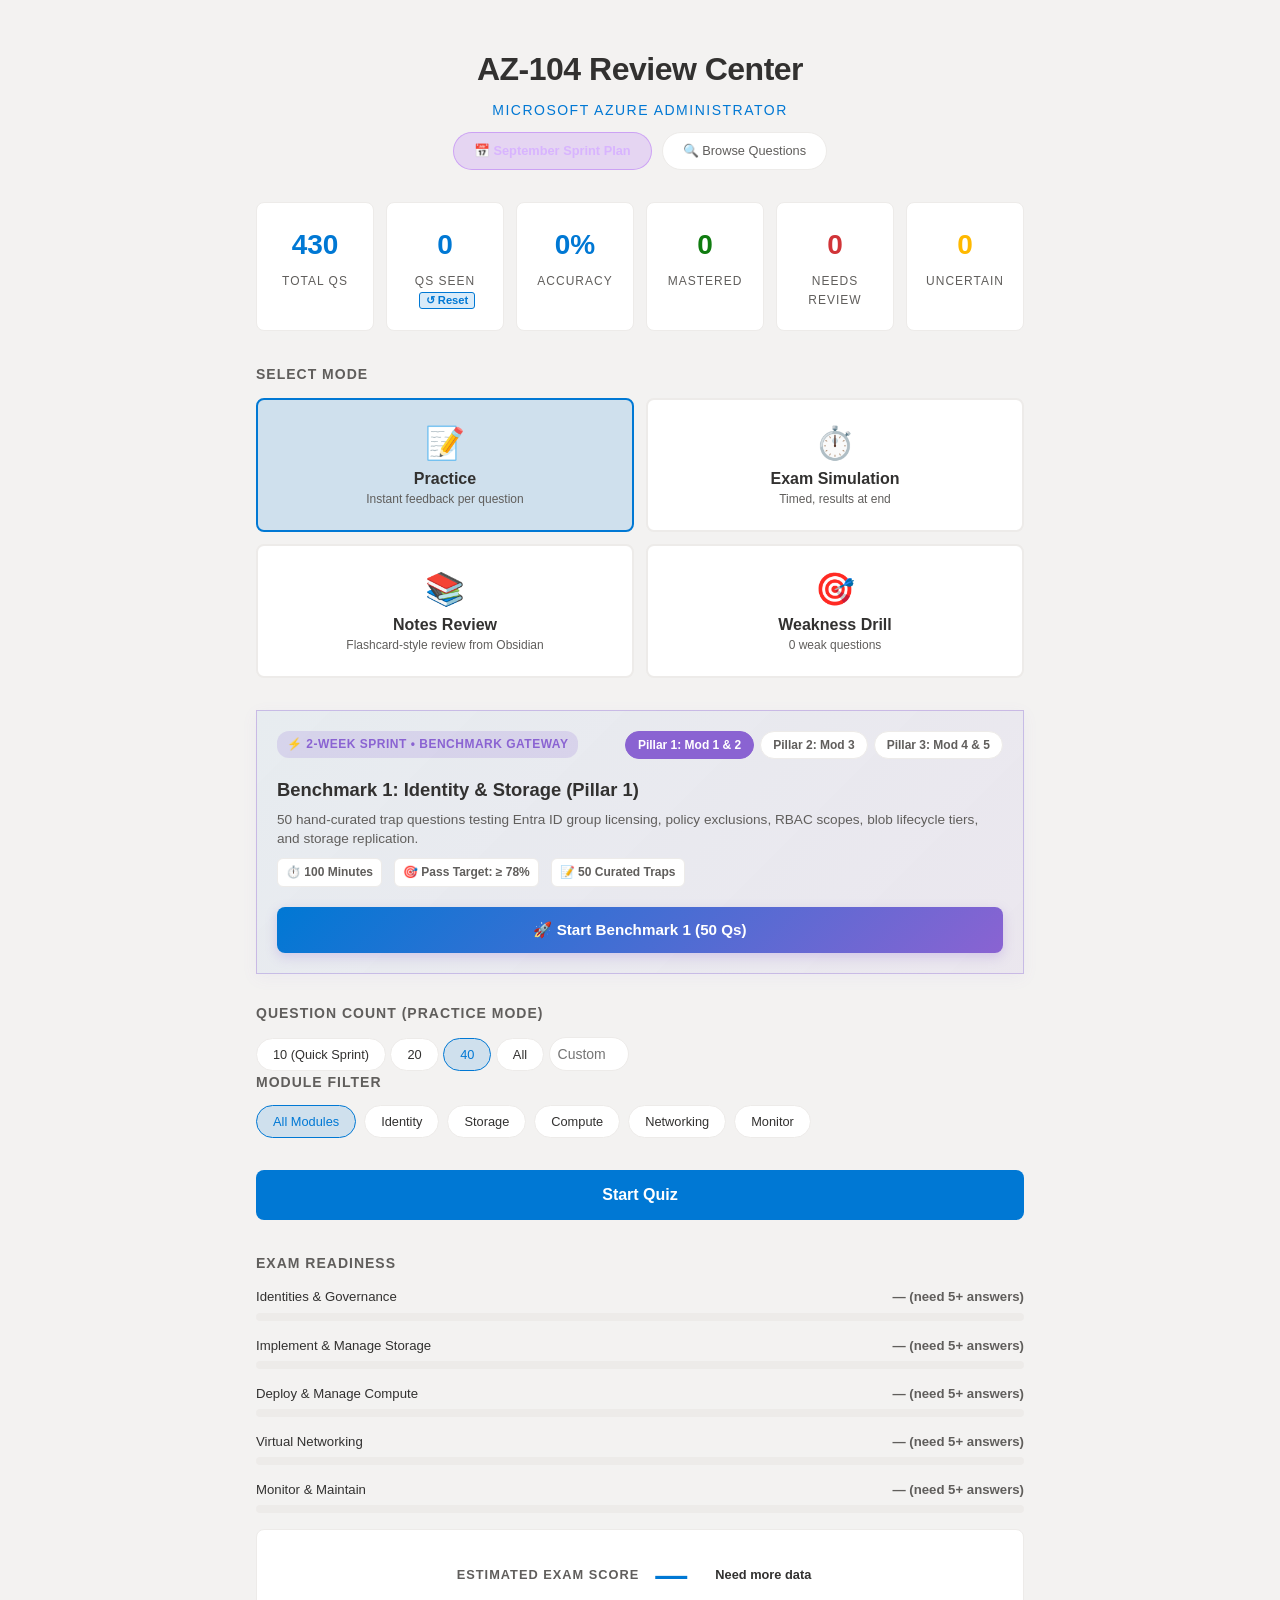
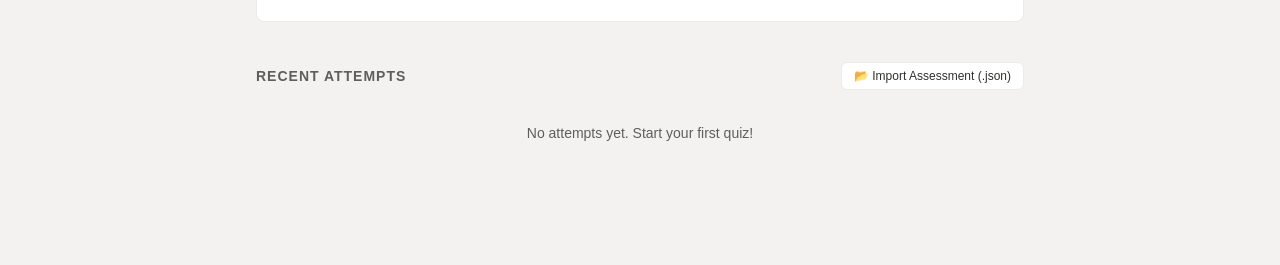
<file: index.html>
<!DOCTYPE html>
<html lang="en">
<head>
  <meta charset="UTF-8">
  <meta name="viewport" content="width=device-width, initial-scale=1.0, maximum-scale=1.0, user-scalable=no">
  <title>AZ-104 Review Center</title>
  <meta name="description" content="Practice exam for Microsoft Azure Administrator AZ-104 certification">
  <link rel="stylesheet" href="styles.css">
</head>
<body>

  <!-- ═══ Dashboard ═══ -->
  <div id="dashboard" class="screen active">
    <header class="app-header">
      <h1>AZ-104 Review Center</h1>
      <p class="subtitle">Microsoft Azure Administrator</p>
      <div style="display:flex; gap:10px; justify-content:center; flex-wrap:wrap;">
        <a href="september_study_plan.html" target="_blank" class="btn-browse" style="text-decoration:none; background: rgba(168, 85, 247, 0.18); border-color: rgba(168, 85, 247, 0.4); color: #d8b4fe; font-weight:600;">📅 September Sprint Plan</a>
        <button id="browse-btn" class="btn-browse">🔍 Browse Questions</button>
      </div>
    </header>

    <div class="stats-row">
      <div class="stat-card">
        <span class="stat-value" id="stat-total">430</span>
        <span class="stat-label">Total Qs</span>
      </div>
      <div class="stat-card stat-card-interactive" id="stat-seen-card" title="Click to reset questions seen pool">
        <span class="stat-value" id="stat-seen">0</span>
        <span class="stat-label">Qs Seen <button id="reset-seen-btn" class="stat-reset-btn" title="Reset questions seen pool">↺ Reset</button></span>
      </div>
      <div class="stat-card">
        <span class="stat-value" id="stat-mastery">0%</span>
        <span class="stat-label">Accuracy</span>
      </div>
      <div class="stat-card">
        <span class="stat-value" id="stat-mastered" style="color:var(--green)">0</span>
        <span class="stat-label">Mastered</span>
      </div>
      <div class="stat-card">
        <span class="stat-value" id="stat-review" style="color:var(--red)">0</span>
        <span class="stat-label">Needs Review</span>
      </div>
      <div class="stat-card">
        <span class="stat-value" id="stat-uncertain" style="color:var(--yellow)">0</span>
        <span class="stat-label">Uncertain</span>
      </div>
    </div>

    <p class="section-title">Select Mode</p>
    <div class="mode-cards">
      <button class="mode-card selected" data-mode="practice" id="mode-practice">
        <span class="mode-icon">📝</span>
        <span class="mode-title">Practice</span>
        <span class="mode-desc">Instant feedback per question</span>
      </button>
      <button class="mode-card" data-mode="exam" id="mode-exam">
        <span class="mode-icon">⏱️</span>
        <span class="mode-title">Exam Simulation</span>
        <span class="mode-desc">Timed, results at end</span>
      </button>
      <button class="mode-card" data-mode="notes" id="mode-notes">
        <span class="mode-icon">📚</span>
        <span class="mode-title">Notes Review</span>
        <span class="mode-desc">Flashcard-style review from Obsidian</span>
      </button>
      <button class="mode-card" data-mode="weakness" id="mode-weakness">
        <span class="mode-icon">🎯</span>
        <span class="mode-title">Weakness Drill</span>
        <span class="mode-desc"><span id="weakness-count">0</span> weak questions</span>
      </button>
    </div>

    <!-- ═══ Curated Benchmark Gateways (2-Week Sprint) ═══ -->
    <div class="benchmark-card" id="benchmark-card">
      <div class="benchmark-card-header">
        <div class="benchmark-badge">⚡ 2-WEEK SPRINT • BENCHMARK GATEWAY</div>
        <div class="benchmark-tabs" id="benchmark-tabs">
          <button class="benchmark-tab active" data-bid="benchmark_1">Pillar 1: Mod 1 & 2</button>
          <button class="benchmark-tab" data-bid="benchmark_2">Pillar 2: Mod 3</button>
          <button class="benchmark-tab" data-bid="benchmark_3">Pillar 3: Mod 4 & 5</button>
        </div>
      </div>
      <div class="benchmark-card-body">
        <div class="benchmark-info">
          <h3 id="benchmark-title">Benchmark 1: Identity & Storage (Pillar 1)</h3>
          <p id="benchmark-desc">50 hand-curated trap questions testing Entra ID group licensing, policy exclusions, RBAC scopes, blob lifecycle tiers, and storage replication.</p>
          <div class="benchmark-meta">
            <span class="benchmark-meta-item">⏱️ 100 Minutes</span>
            <span class="benchmark-meta-item">🎯 Pass Target: ≥ 78%</span>
            <span class="benchmark-meta-item">📝 50 Curated Traps</span>
          </div>
        </div>
        <button id="start-benchmark-btn" class="btn-primary benchmark-start-btn">🚀 Start Benchmark 1 (50 Qs)</button>
      </div>
    </div>

    <p class="section-title">Question Count (Practice Mode)</p>
    <div class="count-pills" id="count-pills">
      <button class="domain-pill" data-count="10">10 (Quick Sprint)</button>
      <button class="domain-pill" data-count="20">20</button>
      <button class="domain-pill selected" data-count="40">40</button>
      <button class="domain-pill" data-count="all">All</button>
      <input type="number" id="custom-count" class="domain-pill custom-input" placeholder="Custom" min="1" max="999" style="width: 80px; padding: 8px; font-size: 14px;">
    </div>

    <p class="section-title">Module Filter</p>
    <div class="domain-pills" id="domain-pills"></div>

    <button id="start-btn" class="btn-primary">Start Quiz</button>

    <!-- Domain Readiness Meter -->
    <div class="readiness-section" id="readiness-section">
      <p class="section-title">Exam Readiness</p>
      <div id="readiness-bars"></div>
      <div class="readiness-score-card" id="readiness-score-card">
        <span class="readiness-label">Estimated Exam Score</span>
        <span class="readiness-value" id="readiness-score">—</span>
        <span class="readiness-sublabel" id="readiness-verdict">Need more data</span>
      </div>
    </div>

    <div class="history-section">
      <div class="history-section-header">
        <p class="section-title" style="margin-bottom:0">Recent Attempts</p>
        <button id="import-btn-dash" class="btn-secondary btn-sm">📂 Import Assessment (.json)</button>
        <input type="file" id="import-file-input" accept=".json" style="display:none">
      </div>
      <div id="history-list"></div>
    </div>
  </div>

  <!-- ═══ Quiz ═══ -->
  <div id="quiz" class="screen">
    <div class="quiz-header">
      <div class="quiz-header-left">
        <button id="quit-btn" class="btn-secondary btn-quit">← Menu</button>
        <div class="quiz-progress">
          <strong id="q-counter">1 / 50</strong>
          <span id="q-domain" class="domain-badge"></span>
        </div>
      </div>
      <div id="timer-container" class="timer-container hidden">
        <span id="timer-display" class="timer-display">100:00</span>
        <div class="timer-bar"><div id="timer-fill" class="timer-fill" style="width:100%"></div></div>
      </div>
    </div>

    <div class="question-card">
      <p id="q-text" class="question-text"></p>
      <div id="q-table-container" class="q-table-container hidden"></div>
      <div id="q-image-container" class="q-image-container hidden"></div>
      
      <!-- Standard Choices Grid -->
      <div id="choices" class="choices"></div>

      <!-- Mistake Classification (Practice Mode only — dynamic) -->
      <div id="mistake-container" class="mistake-container hidden"></div>

      <div id="feedback" class="feedback hidden"></div>
    </div>

    <div class="quiz-nav">
      <button id="prev-btn" class="btn-secondary" disabled>← Prev</button>
      <button id="flag-btn" class="btn-flag">🚩 Flag</button>
      <button id="ignore-btn" class="btn-ignore" title="Mark as outdated/relic to exclude from future quizzes">📦 Relic</button>
      <div id="nav-right" class="nav-right">
        <button id="next-btn" class="btn-secondary">Next →</button>
      </div>
    </div>
    <div class="submit-row">
      <button id="submit-btn" class="btn-primary" style="display:none">Submit Exam</button>
    </div>

    <div id="question-grid" class="question-grid"></div>
  </div>

  <!-- ═══ Results ═══ -->
  <div id="results" class="screen">
    <div class="results-header">
      <div id="score-circle" class="score-circle">
        <span id="score-percent" class="score-percent">0%</span>
      </div>
      <h2 id="result-status" class="result-status"></h2>
      <p id="result-summary" class="result-summary"></p>
    </div>

    <div class="domain-breakdown">
      <h3>Domain Mastery Breakdown</h3>
      <div id="domain-bars"></div>
    </div>

    <!-- AI Diagnostic Assessment Card -->
    <div id="ai-diagnostic-card" class="diagnostic-card">
      <div class="diagnostic-header">
        <span class="diagnostic-icon">🧠</span>
        <div>
          <h4>AI Performance Assessment</h4>
          <p id="diagnostic-subtitle" class="diagnostic-subtitle">Diagnostic analysis of your strengths & gaps</p>
        </div>
      </div>
      <div id="diagnostic-content" class="diagnostic-content"></div>
      <div class="diagnostic-actions">
        <button id="copy-prompt-btn" class="btn-accent btn-sm">📋 Copy Full AI Study Prompt</button>
      </div>
    </div>

    <div class="result-actions">
      <button id="review-btn" class="btn-secondary">🔍 Review Answers</button>
      <button id="export-json-btn" class="btn-secondary">📥 Export JSON</button>
      <button id="export-md-btn" class="btn-secondary">📄 Export Markdown</button>
      <button id="retry-btn" class="btn-primary">Try Again</button>
      <button id="home-btn" class="btn-secondary">Dashboard</button>
    </div>
  </div>

  <!-- ═══ Review ═══ -->
  <div id="review" class="screen">
    <div class="review-header">
      <h2>Review Answers</h2>
      <div class="review-actions-top">
        <button id="export-json-review-btn" class="btn-secondary btn-sm">📥 Export JSON</button>
        <button id="export-md-review-btn" class="btn-secondary btn-sm">📄 Export Markdown</button>
        <button id="back-results-btn" class="btn-secondary">← Back to Results</button>
      </div>
    </div>
    <div id="review-list"></div>
  </div>

  <!-- ═══ Question Bank Explorer ═══ -->
  <div id="explorer" class="screen">
    <div class="explorer-header">
      <button id="explorer-back-btn" class="btn-secondary btn-quit">← Dashboard</button>
      <h2>Question Bank</h2>
      <button id="export-relics-btn" class="btn-secondary btn-sm" style="display:none;margin-left:auto">📥 Export Relics (JSON)</button>
    </div>
    <div class="explorer-controls">
      <input type="text" id="explorer-search" class="explorer-search" placeholder="Search questions, topics, keywords...">
      <div class="explorer-filters">
        <div class="domain-pills" id="explorer-domain-pills"></div>
        <div class="domain-pills" id="explorer-status-pills">
          <button class="domain-pill selected" data-status="all">All</button>
          <button class="domain-pill" data-status="mastered">✅ Mastered</button>
          <button class="domain-pill" data-status="review">⚠️ Needs Review</button>
          <button class="domain-pill" data-status="unseen">❓ Unseen</button>
          <button class="domain-pill" data-status="ignored">📦 Relics (<span id="relic-pill-count">0</span>)</button>
        </div>
      </div>
    </div>
    <div class="explorer-count" id="explorer-count"></div>
    <div id="explorer-results"></div>
    <button id="explorer-load-more" class="btn-secondary" style="width:100%;margin-top:12px;display:none">Load More</button>
  </div>

  <!-- ═══ Toast Notification ═══ -->
  <div id="toast" class="toast"></div>

  <!-- ═══ Questions Data ═══ -->
  <script src="questions_dataset.js?v=2.3.0"></script>
  <script src="app.js?v=2.3.0"></script>
</body>
</html>
</file>
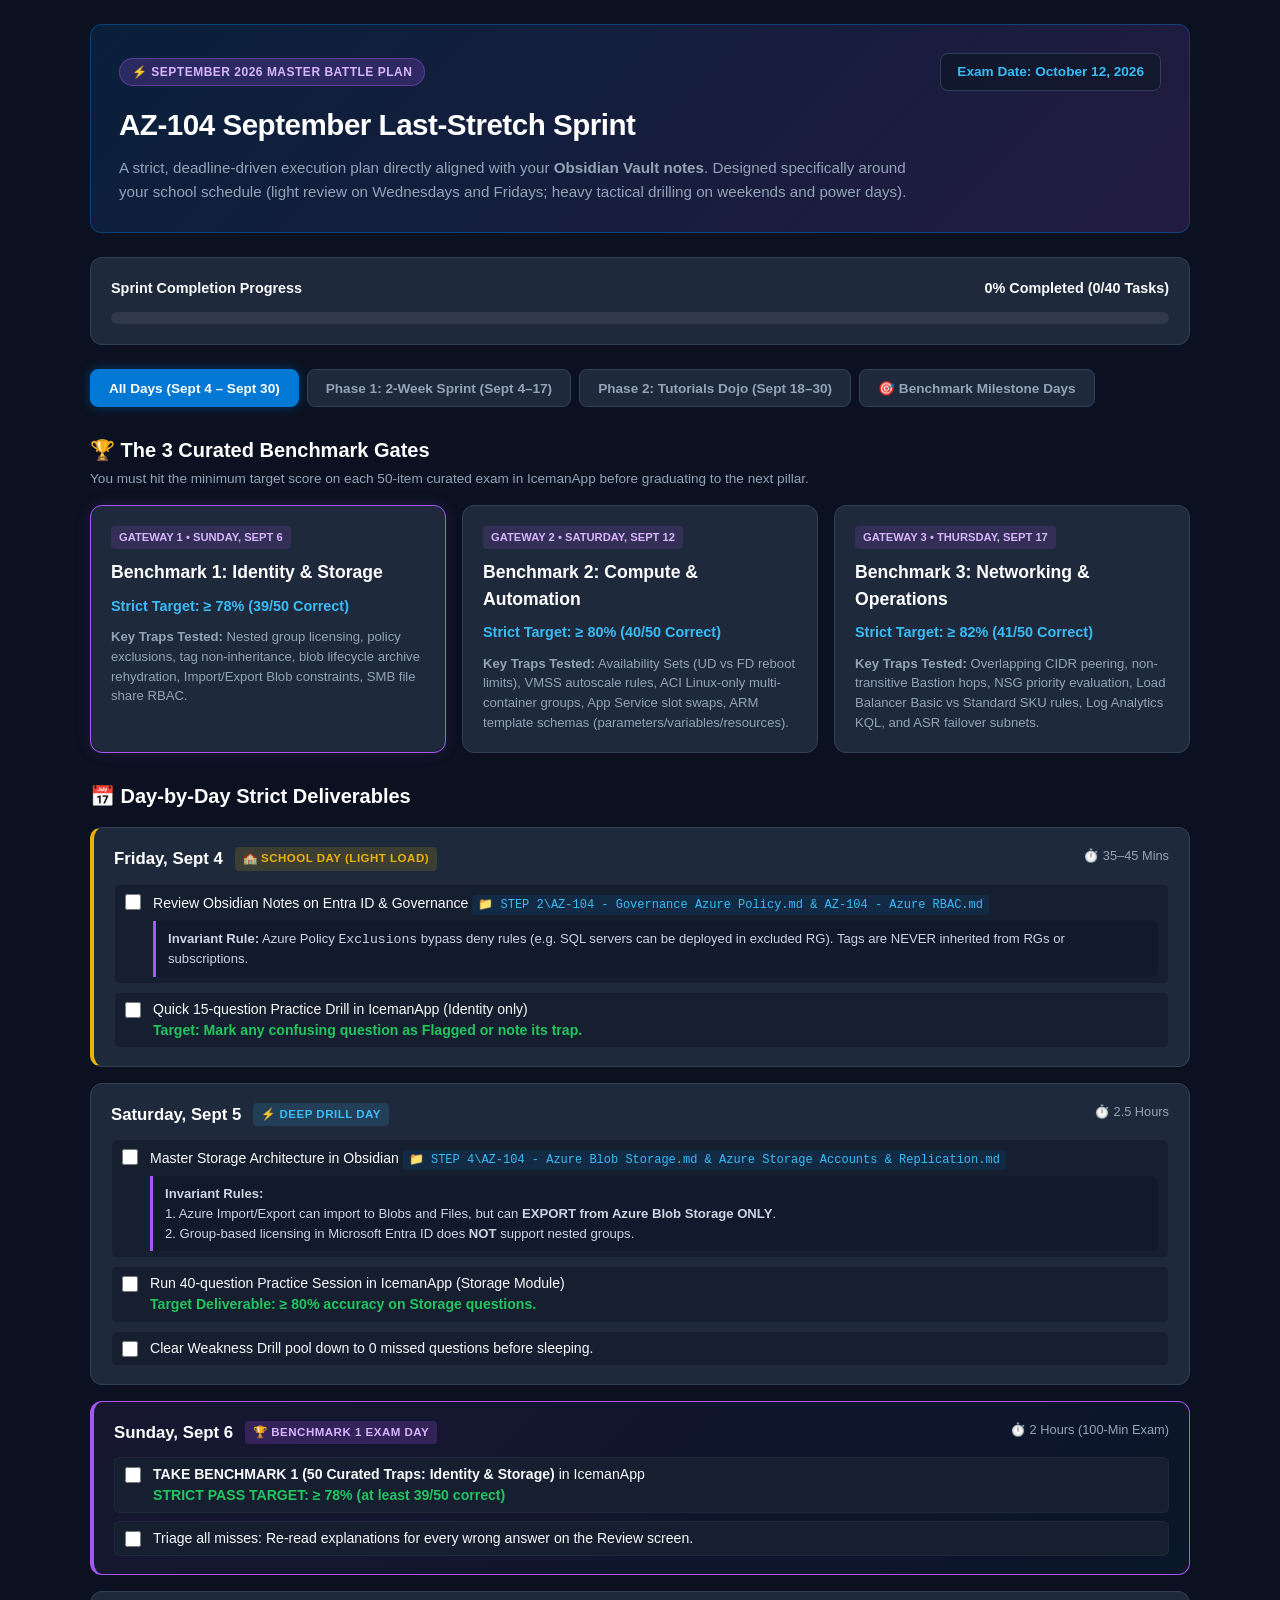
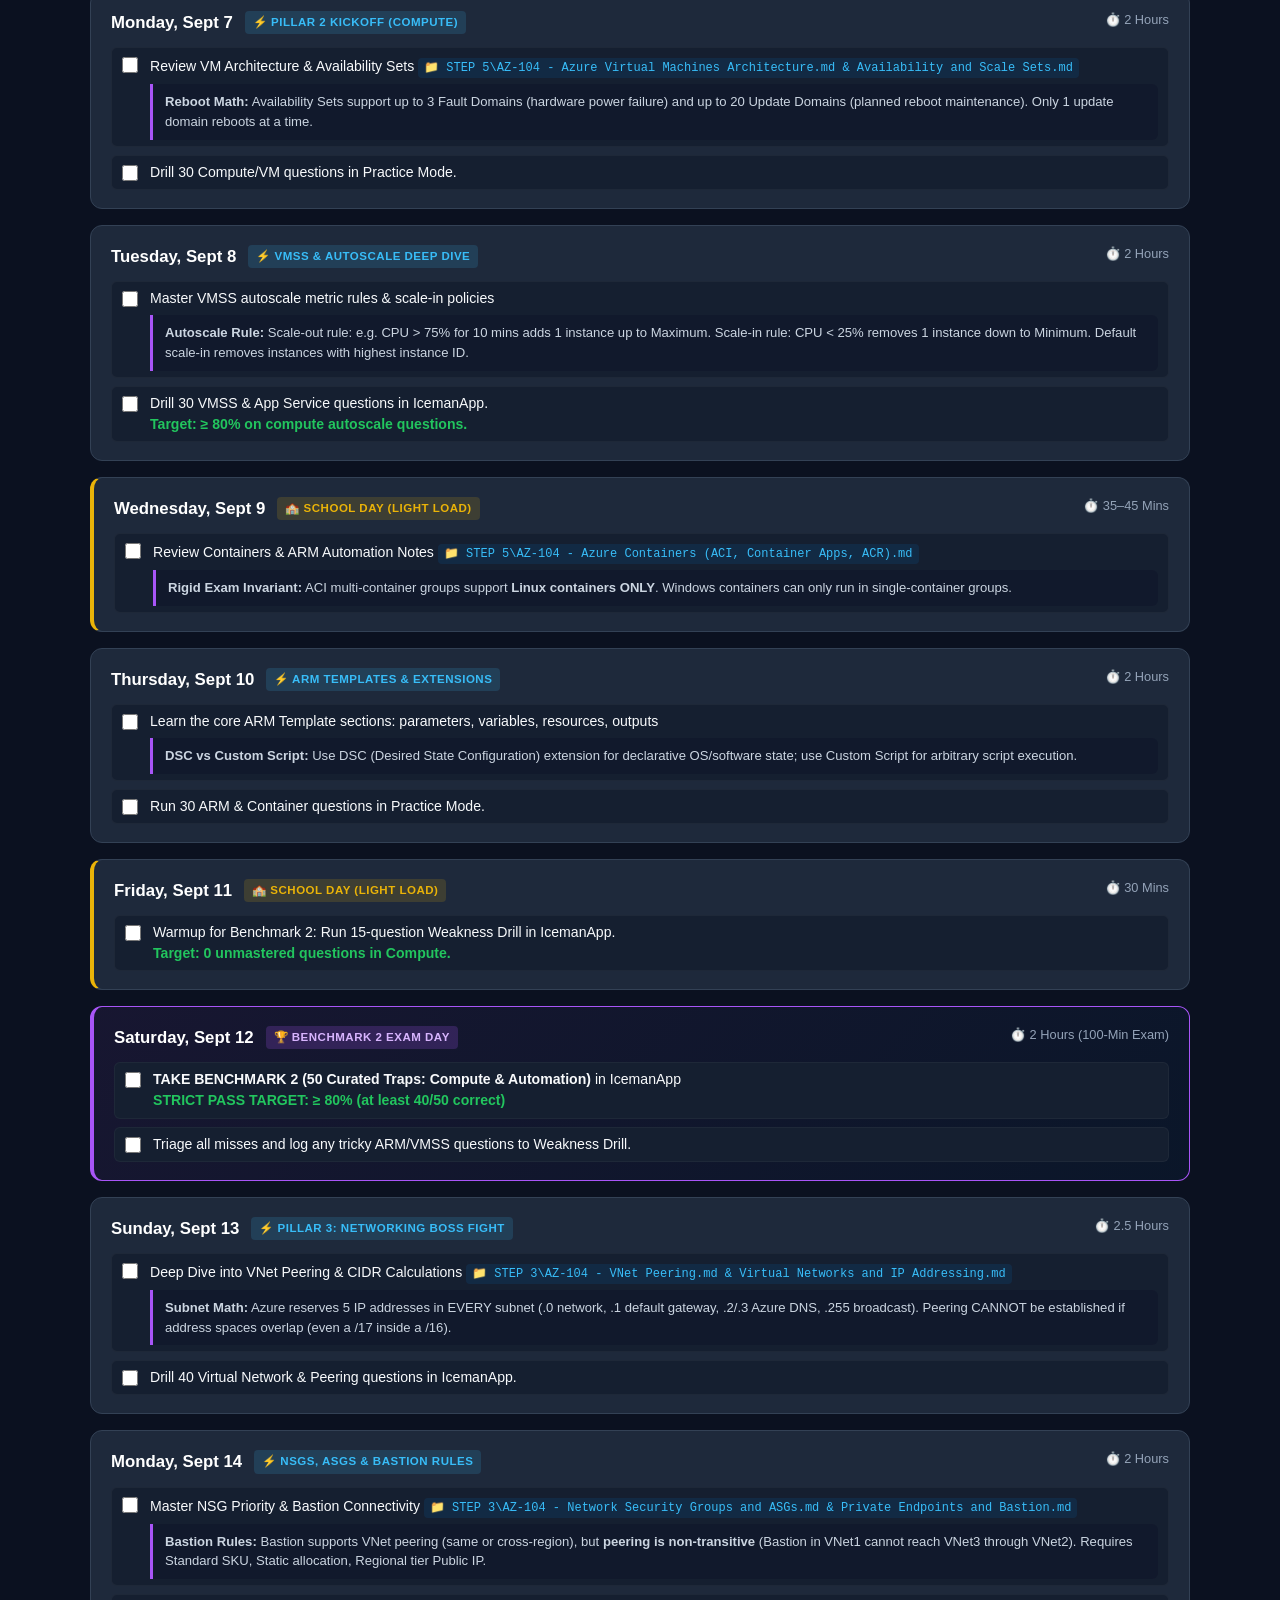
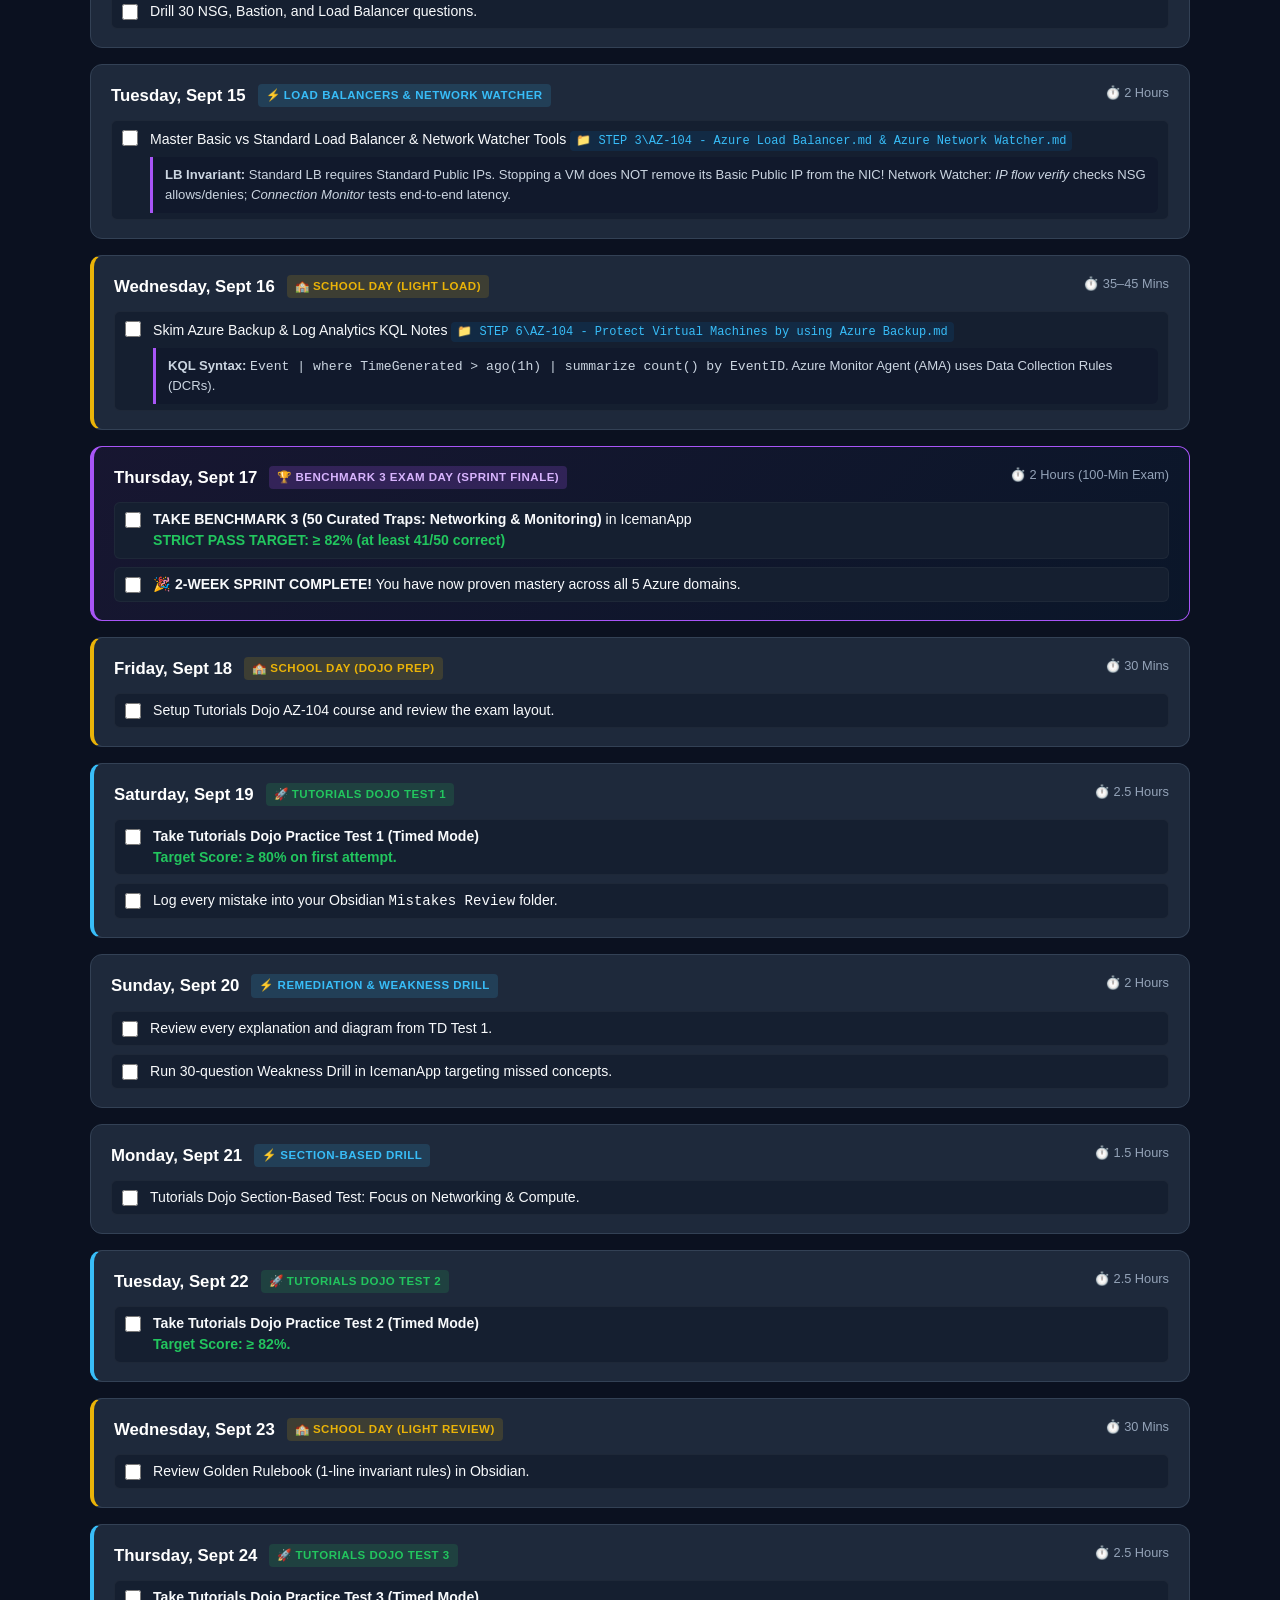
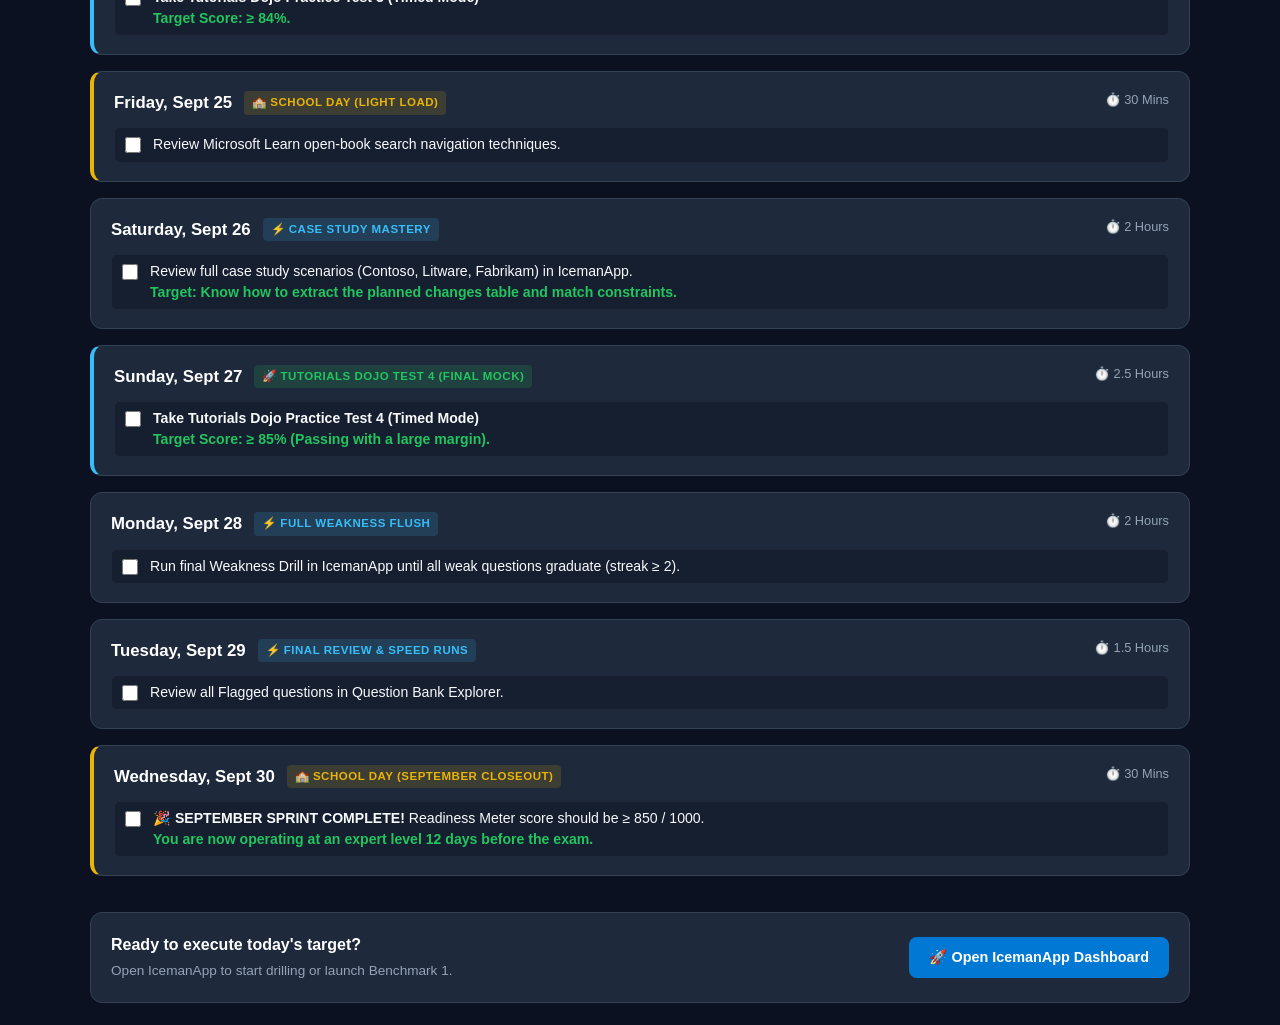
<file: september_study_plan.html>
<!DOCTYPE html>
<html lang="en">
<head>
  <meta charset="UTF-8">
  <meta name="viewport" content="width=device-width, initial-scale=1.0">
  <title>AZ-104 September Sprint Schedule | Final Stretch to Oct 12</title>
  <style>
    :root {
      --bg: #0b1120;
      --surface: #1e293b;
      --surface-hover: #283548;
      --surface-card: #151f30;
      --border: #334155;
      --border-accent: rgba(0, 120, 212, 0.4);
      --text: #f8fafc;
      --text-muted: #94a3b8;
      --azure: #0078d4;
      --azure-light: #38bdf8;
      --purple: #a855f7;
      --green: #22c55e;
      --yellow: #eab308;
      --red: #ef4444;
      --radius: 12px;
    }
    * { box-sizing: border-box; margin: 0; padding: 0; }
    body {
      font-family: -apple-system, BlinkMacSystemFont, "Segoe UI", Roboto, Helvetica, Arial, sans-serif;
      background: var(--bg);
      color: var(--text);
      line-height: 1.5;
      padding: 24px;
      min-height: 100vh;
    }
    .container { max-width: 1100px; margin: 0 auto; }
    header {
      background: linear-gradient(135deg, rgba(0, 120, 212, 0.15), rgba(168, 85, 247, 0.15));
      border: 1px solid var(--border-accent);
      border-radius: var(--radius);
      padding: 28px;
      margin-bottom: 24px;
      position: relative;
      overflow: hidden;
    }
    .header-top {
      display: flex;
      justify-content: space-between;
      align-items: center;
      flex-wrap: wrap;
      gap: 16px;
      margin-bottom: 12px;
    }
    .badge-sprint {
      display: inline-flex;
      align-items: center;
      gap: 6px;
      background: rgba(168, 85, 247, 0.2);
      color: #d8b4fe;
      border: 1px solid rgba(168, 85, 247, 0.4);
      font-size: 0.75rem;
      font-weight: 700;
      letter-spacing: 0.5px;
      padding: 4px 12px;
      border-radius: 20px;
      text-transform: uppercase;
    }
    .countdown-box {
      background: rgba(15, 23, 42, 0.8);
      border: 1px solid var(--border);
      padding: 8px 16px;
      border-radius: 8px;
      font-size: 0.85rem;
      font-weight: 600;
      color: var(--azure-light);
    }
    h1 {
      font-size: 1.85rem;
      font-weight: 800;
      letter-spacing: -0.5px;
      color: #fff;
      margin-bottom: 8px;
    }
    .header-desc {
      color: var(--text-muted);
      font-size: 0.95rem;
      max-width: 800px;
      line-height: 1.6;
    }
    .progress-card {
      background: var(--surface);
      border: 1px solid var(--border);
      border-radius: var(--radius);
      padding: 20px;
      margin-bottom: 24px;
      display: flex;
      flex-direction: column;
      gap: 12px;
    }
    .progress-info {
      display: flex;
      justify-content: space-between;
      align-items: center;
      font-size: 0.9rem;
      font-weight: 600;
    }
    .progress-bar-bg {
      width: 100%;
      height: 12px;
      background: rgba(255, 255, 255, 0.08);
      border-radius: 6px;
      overflow: hidden;
    }
    .progress-bar-fill {
      height: 100%;
      background: linear-gradient(90deg, var(--azure), var(--purple));
      width: 0%;
      transition: width 0.4s ease;
    }
    .nav-tabs {
      display: flex;
      gap: 8px;
      margin-bottom: 20px;
      flex-wrap: wrap;
    }
    .tab-btn {
      background: var(--surface);
      border: 1px solid var(--border);
      color: var(--text-muted);
      padding: 10px 18px;
      border-radius: 8px;
      font-size: 0.85rem;
      font-weight: 600;
      cursor: pointer;
      transition: all 0.2s;
    }
    .tab-btn:hover {
      border-color: var(--azure-light);
      color: #fff;
    }
    .tab-btn.active {
      background: var(--azure);
      border-color: var(--azure);
      color: #fff;
      box-shadow: 0 0 12px rgba(0, 120, 212, 0.4);
    }
    .section-title {
      font-size: 1.25rem;
      font-weight: 700;
      margin: 28px 0 16px 0;
      display: flex;
      align-items: center;
      gap: 10px;
      color: #fff;
    }
    .section-subtitle {
      font-size: 0.85rem;
      color: var(--text-muted);
      margin-top: -12px;
      margin-bottom: 16px;
    }
    .schedule-grid {
      display: flex;
      flex-direction: column;
      gap: 16px;
    }
    .day-card {
      background: var(--surface);
      border: 1px solid var(--border);
      border-radius: var(--radius);
      padding: 18px 20px;
      transition: all 0.2s ease;
      position: relative;
    }
    .day-card:hover {
      border-color: rgba(56, 189, 248, 0.4);
      background: var(--surface-hover);
    }
    .day-card.school-day { border-left: 4px solid var(--yellow); }
    .day-card.benchmark-day {
      border: 1px solid var(--purple);
      background: linear-gradient(135deg, rgba(168, 85, 247, 0.08), rgba(0, 120, 212, 0.05));
      border-left: 4px solid var(--purple);
    }
    .day-card.dojo-day { border-left: 4px solid var(--azure-light); }
    .day-header {
      display: flex;
      justify-content: space-between;
      align-items: flex-start;
      flex-wrap: wrap;
      gap: 8px;
      margin-bottom: 12px;
    }
    .day-title-group {
      display: flex;
      align-items: center;
      gap: 12px;
      flex-wrap: wrap;
    }
    .day-date {
      font-size: 1.05rem;
      font-weight: 700;
      color: #fff;
    }
    .day-type-pill {
      font-size: 0.72rem;
      font-weight: 700;
      padding: 3px 8px;
      border-radius: 4px;
      text-transform: uppercase;
      letter-spacing: 0.5px;
    }
    .pill-drill { background: rgba(56, 189, 248, 0.15); color: var(--azure-light); }
    .pill-school { background: rgba(234, 179, 8, 0.15); color: var(--yellow); }
    .pill-benchmark { background: rgba(168, 85, 247, 0.2); color: #d8b4fe; }
    .pill-dojo { background: rgba(34, 197, 94, 0.15); color: var(--green); }
    .day-time {
      font-size: 0.8rem;
      color: var(--text-muted);
      font-weight: 500;
    }
    .task-list {
      list-style: none;
      display: flex;
      flex-direction: column;
      gap: 8px;
      margin-top: 10px;
    }
    .task-item {
      display: flex;
      align-items: flex-start;
      gap: 12px;
      font-size: 0.88rem;
      padding: 6px 10px;
      background: var(--surface-card);
      border-radius: 6px;
      border: 1px solid rgba(255, 255, 255, 0.04);
    }
    .task-item input[type="checkbox"] {
      margin-top: 3px;
      width: 16px;
      height: 16px;
      cursor: pointer;
      accent-color: var(--azure);
    }
    .task-content { flex: 1; }
    .task-item.completed .task-text {
      text-decoration: line-through;
      color: var(--text-muted);
    }
    .note-ref {
      display: inline-block;
      font-size: 0.75rem;
      background: rgba(0, 120, 212, 0.12);
      color: var(--azure-light);
      padding: 1px 6px;
      border-radius: 4px;
      margin-top: 4px;
      font-family: monospace;
    }
    .rule-box {
      background: rgba(15, 23, 42, 0.6);
      border-left: 3px solid var(--purple);
      padding: 8px 12px;
      margin-top: 6px;
      border-radius: 0 6px 6px 0;
      font-size: 0.82rem;
      color: #cbd5e1;
    }
    .target-metric {
      font-weight: 700;
      color: var(--green);
    }
    .gateways-summary {
      display: grid;
      grid-template-columns: repeat(auto-fit, minmax(320px, 1fr));
      gap: 16px;
      margin-top: 16px;
    }
    .gateway-box {
      background: var(--surface);
      border: 1px solid var(--border);
      border-radius: var(--radius);
      padding: 20px;
      display: flex;
      flex-direction: column;
      gap: 10px;
    }
    .gateway-box.active {
      border-color: var(--purple);
      box-shadow: 0 0 16px rgba(168, 85, 247, 0.15);
    }
    .gateway-pill {
      align-self: flex-start;
      font-size: 0.7rem;
      font-weight: 700;
      background: rgba(168, 85, 247, 0.15);
      color: #d8b4fe;
      padding: 3px 8px;
      border-radius: 4px;
    }
    .gateway-title { font-size: 1.1rem; font-weight: 700; color: #fff; }
    .gateway-target { font-size: 0.9rem; font-weight: 600; color: var(--azure-light); }
    .gateway-rules { font-size: 0.82rem; color: var(--text-muted); line-height: 1.5; }
    .app-nav-bar {
      margin-top: 36px;
      padding: 20px;
      background: var(--surface);
      border: 1px solid var(--border);
      border-radius: var(--radius);
      display: flex;
      justify-content: space-between;
      align-items: center;
      flex-wrap: wrap;
      gap: 16px;
    }
    .btn-action {
      background: var(--azure);
      color: #fff;
      text-decoration: none;
      padding: 10px 20px;
      border-radius: 8px;
      font-weight: 600;
      font-size: 0.9rem;
      transition: all 0.2s;
    }
    .btn-action:hover {
      background: #005a9e;
      box-shadow: 0 0 12px rgba(0, 120, 212, 0.4);
    }
  </style>
</head>
<body>
  <div class="container">
    <header>
      <div class="header-top">
        <span class="badge-sprint">⚡ September 2026 Master Battle Plan</span>
        <div class="countdown-box" id="countdown">Exam Date: October 12, 2026</div>
      </div>
      <h1>AZ-104 September Last-Stretch Sprint</h1>
      <p class="header-desc">
        A strict, deadline-driven execution plan directly aligned with your <strong>Obsidian Vault notes</strong>. Designed specifically around your school schedule (light review on Wednesdays and Fridays; heavy tactical drilling on weekends and power days).
      </p>
    </header>

    <div class="progress-card">
      <div class="progress-info">
        <span>Sprint Completion Progress</span>
        <span id="progress-percent">0% Completed</span>
      </div>
      <div class="progress-bar-bg">
        <div class="progress-bar-fill" id="progress-fill"></div>
      </div>
    </div>

    <div class="nav-tabs">
      <button class="tab-btn active" data-filter="all">All Days (Sept 4 – Sept 30)</button>
      <button class="tab-btn" data-filter="phase1">Phase 1: 2-Week Sprint (Sept 4–17)</button>
      <button class="tab-btn" data-filter="phase2">Phase 2: Tutorials Dojo (Sept 18–30)</button>
      <button class="tab-btn" data-filter="benchmarks">🎯 Benchmark Milestone Days</button>
    </div>

    <div class="section-title">🏆 The 3 Curated Benchmark Gates</div>
    <div class="section-subtitle">You must hit the minimum target score on each 50-item curated exam in IcemanApp before graduating to the next pillar.</div>
    
    <div class="gateways-summary">
      <div class="gateway-box active">
        <span class="gateway-pill">GATEWAY 1 • SUNDAY, SEPT 6</span>
        <div class="gateway-title">Benchmark 1: Identity & Storage</div>
        <div class="gateway-target">Strict Target: ≥ 78% (39/50 Correct)</div>
        <div class="gateway-rules">
          <strong>Key Traps Tested:</strong> Nested group licensing, policy exclusions, tag non-inheritance, blob lifecycle archive rehydration, Import/Export Blob constraints, SMB file share RBAC.
        </div>
      </div>

      <div class="gateway-box">
        <span class="gateway-pill">GATEWAY 2 • SATURDAY, SEPT 12</span>
        <div class="gateway-title">Benchmark 2: Compute & Automation</div>
        <div class="gateway-target">Strict Target: ≥ 80% (40/50 Correct)</div>
        <div class="gateway-rules">
          <strong>Key Traps Tested:</strong> Availability Sets (UD vs FD reboot limits), VMSS autoscale rules, ACI Linux-only multi-container groups, App Service slot swaps, ARM template schemas (parameters/variables/resources).
        </div>
      </div>

      <div class="gateway-box">
        <span class="gateway-pill">GATEWAY 3 • THURSDAY, SEPT 17</span>
        <div class="gateway-title">Benchmark 3: Networking & Operations</div>
        <div class="gateway-target">Strict Target: ≥ 82% (41/50 Correct)</div>
        <div class="gateway-rules">
          <strong>Key Traps Tested:</strong> Overlapping CIDR peering, non-transitive Bastion hops, NSG priority evaluation, Load Balancer Basic vs Standard SKU rules, Log Analytics KQL, and ASR failover subnets.
        </div>
      </div>
    </div>

    <div class="section-title">📅 Day-by-Day Strict Deliverables</div>

    <div class="schedule-grid" id="schedule-grid">

      <!-- Fri Sept 4 -->
      <div class="day-card school-day" data-phase="phase1">
        <div class="day-header">
          <div class="day-title-group">
            <span class="day-date">Friday, Sept 4</span>
            <span class="day-type-pill pill-school">🏫 School Day (Light Load)</span>
          </div>
          <span class="day-time">⏱️ 35–45 Mins</span>
        </div>
        <ul class="task-list">
          <li class="task-item">
            <input type="checkbox" id="task-1">
            <div class="task-content">
              <span class="task-text">Review Obsidian Notes on Entra ID & Governance</span>
              <div class="note-ref">📁 STEP 2\AZ-104 - Governance Azure Policy.md & AZ-104 - Azure RBAC.md</div>
              <div class="rule-box"><strong>Invariant Rule:</strong> Azure Policy <code>Exclusions</code> bypass deny rules (e.g. SQL servers can be deployed in excluded RG). Tags are NEVER inherited from RGs or subscriptions.</div>
            </div>
          </li>
          <li class="task-item">
            <input type="checkbox" id="task-2">
            <div class="task-content">
              <span class="task-text">Quick 15-question Practice Drill in IcemanApp (Identity only)</span>
              <div class="target-metric">Target: Mark any confusing question as Flagged or note its trap.</div>
            </div>
          </li>
        </ul>
      </div>

      <!-- Sat Sept 5 -->
      <div class="day-card" data-phase="phase1">
        <div class="day-header">
          <div class="day-title-group">
            <span class="day-date">Saturday, Sept 5</span>
            <span class="day-type-pill pill-drill">⚡ Deep Drill Day</span>
          </div>
          <span class="day-time">⏱️ 2.5 Hours</span>
        </div>
        <ul class="task-list">
          <li class="task-item">
            <input type="checkbox" id="task-3">
            <div class="task-content">
              <span class="task-text">Master Storage Architecture in Obsidian</span>
              <div class="note-ref">📁 STEP 4\AZ-104 - Azure Blob Storage.md & Azure Storage Accounts & Replication.md</div>
              <div class="rule-box"><strong>Invariant Rules:</strong><br>
              1. Azure Import/Export can import to Blobs and Files, but can <strong>EXPORT from Azure Blob Storage ONLY</strong>.<br>
              2. Group-based licensing in Microsoft Entra ID does <strong>NOT</strong> support nested groups.</div>
            </div>
          </li>
          <li class="task-item">
            <input type="checkbox" id="task-4">
            <div class="task-content">
              <span class="task-text">Run 40-question Practice Session in IcemanApp (Storage Module)</span>
              <div class="target-metric">Target Deliverable: ≥ 80% accuracy on Storage questions.</div>
            </div>
          </li>
          <li class="task-item">
            <input type="checkbox" id="task-5">
            <div class="task-content">
              <span class="task-text">Clear Weakness Drill pool down to 0 missed questions before sleeping.</span>
            </div>
          </li>
        </ul>
      </div>

      <!-- Sun Sept 6 -->
      <div class="day-card benchmark-day" data-phase="phase1" data-benchmark="true">
        <div class="day-header">
          <div class="day-title-group">
            <span class="day-date">Sunday, Sept 6</span>
            <span class="day-type-pill pill-benchmark">🏆 BENCHMARK 1 EXAM DAY</span>
          </div>
          <span class="day-time">⏱️ 2 Hours (100-Min Exam)</span>
        </div>
        <ul class="task-list">
          <li class="task-item">
            <input type="checkbox" id="task-6">
            <div class="task-content">
              <span class="task-text"><strong>TAKE BENCHMARK 1 (50 Curated Traps: Identity & Storage)</strong> in IcemanApp</span>
              <div class="target-metric">STRICT PASS TARGET: ≥ 78% (at least 39/50 correct)</div>
            </div>
          </li>
          <li class="task-item">
            <input type="checkbox" id="task-7">
            <div class="task-content">
              <span class="task-text">Triage all misses: Re-read explanations for every wrong answer on the Review screen.</span>
            </div>
          </li>
        </ul>
      </div>

      <!-- Mon Sept 7 -->
      <div class="day-card" data-phase="phase1">
        <div class="day-header">
          <div class="day-title-group">
            <span class="day-date">Monday, Sept 7</span>
            <span class="day-type-pill pill-drill">⚡ Pillar 2 Kickoff (Compute)</span>
          </div>
          <span class="day-time">⏱️ 2 Hours</span>
        </div>
        <ul class="task-list">
          <li class="task-item">
            <input type="checkbox" id="task-8">
            <div class="task-content">
              <span class="task-text">Review VM Architecture & Availability Sets</span>
              <div class="note-ref">📁 STEP 5\AZ-104 - Azure Virtual Machines Architecture.md & Availability and Scale Sets.md</div>
              <div class="rule-box"><strong>Reboot Math:</strong> Availability Sets support up to 3 Fault Domains (hardware power failure) and up to 20 Update Domains (planned reboot maintenance). Only 1 update domain reboots at a time.</div>
            </div>
          </li>
          <li class="task-item">
            <input type="checkbox" id="task-9">
            <div class="task-content">
              <span class="task-text">Drill 30 Compute/VM questions in Practice Mode.</span>
            </div>
          </li>
        </ul>
      </div>

      <!-- Tue Sept 8 -->
      <div class="day-card" data-phase="phase1">
        <div class="day-header">
          <div class="day-title-group">
            <span class="day-date">Tuesday, Sept 8</span>
            <span class="day-type-pill pill-drill">⚡ VMSS & Autoscale Deep Dive</span>
          </div>
          <span class="day-time">⏱️ 2 Hours</span>
        </div>
        <ul class="task-list">
          <li class="task-item">
            <input type="checkbox" id="task-10">
            <div class="task-content">
              <span class="task-text">Master VMSS autoscale metric rules & scale-in policies</span>
              <div class="rule-box"><strong>Autoscale Rule:</strong> Scale-out rule: e.g. CPU &gt; 75% for 10 mins adds 1 instance up to Maximum. Scale-in rule: CPU &lt; 25% removes 1 instance down to Minimum. Default scale-in removes instances with highest instance ID.</div>
            </div>
          </li>
          <li class="task-item">
            <input type="checkbox" id="task-11">
            <div class="task-content">
              <span class="task-text">Drill 30 VMSS & App Service questions in IcemanApp.</span>
              <div class="target-metric">Target: ≥ 80% on compute autoscale questions.</div>
            </div>
          </li>
        </ul>
      </div>

      <!-- Wed Sept 9 -->
      <div class="day-card school-day" data-phase="phase1">
        <div class="day-header">
          <div class="day-title-group">
            <span class="day-date">Wednesday, Sept 9</span>
            <span class="day-type-pill pill-school">🏫 School Day (Light Load)</span>
          </div>
          <span class="day-time">⏱️ 35–45 Mins</span>
        </div>
        <ul class="task-list">
          <li class="task-item">
            <input type="checkbox" id="task-12">
            <div class="task-content">
              <span class="task-text">Review Containers & ARM Automation Notes</span>
              <div class="note-ref">📁 STEP 5\AZ-104 - Azure Containers (ACI, Container Apps, ACR).md</div>
              <div class="rule-box"><strong>Rigid Exam Invariant:</strong> ACI multi-container groups support <strong>Linux containers ONLY</strong>. Windows containers can only run in single-container groups.</div>
            </div>
          </li>
        </ul>
      </div>

      <!-- Thu Sept 10 -->
      <div class="day-card" data-phase="phase1">
        <div class="day-header">
          <div class="day-title-group">
            <span class="day-date">Thursday, Sept 10</span>
            <span class="day-type-pill pill-drill">⚡ ARM Templates & Extensions</span>
          </div>
          <span class="day-time">⏱️ 2 Hours</span>
        </div>
        <ul class="task-list">
          <li class="task-item">
            <input type="checkbox" id="task-13">
            <div class="task-content">
              <span class="task-text">Learn the core ARM Template sections: parameters, variables, resources, outputs</span>
              <div class="rule-box"><strong>DSC vs Custom Script:</strong> Use DSC (Desired State Configuration) extension for declarative OS/software state; use Custom Script for arbitrary script execution.</div>
            </div>
          </li>
          <li class="task-item">
            <input type="checkbox" id="task-14">
            <div class="task-content">
              <span class="task-text">Run 30 ARM & Container questions in Practice Mode.</span>
            </div>
          </li>
        </ul>
      </div>

      <!-- Fri Sept 11 -->
      <div class="day-card school-day" data-phase="phase1">
        <div class="day-header">
          <div class="day-title-group">
            <span class="day-date">Friday, Sept 11</span>
            <span class="day-type-pill pill-school">🏫 School Day (Light Load)</span>
          </div>
          <span class="day-time">⏱️ 30 Mins</span>
        </div>
        <ul class="task-list">
          <li class="task-item">
            <input type="checkbox" id="task-15">
            <div class="task-content">
              <span class="task-text">Warmup for Benchmark 2: Run 15-question Weakness Drill in IcemanApp.</span>
              <div class="target-metric">Target: 0 unmastered questions in Compute.</div>
            </div>
          </li>
        </ul>
      </div>

      <!-- Sat Sept 12 -->
      <div class="day-card benchmark-day" data-phase="phase1" data-benchmark="true">
        <div class="day-header">
          <div class="day-title-group">
            <span class="day-date">Saturday, Sept 12</span>
            <span class="day-type-pill pill-benchmark">🏆 BENCHMARK 2 EXAM DAY</span>
          </div>
          <span class="day-time">⏱️ 2 Hours (100-Min Exam)</span>
        </div>
        <ul class="task-list">
          <li class="task-item">
            <input type="checkbox" id="task-16">
            <div class="task-content">
              <span class="task-text"><strong>TAKE BENCHMARK 2 (50 Curated Traps: Compute & Automation)</strong> in IcemanApp</span>
              <div class="target-metric">STRICT PASS TARGET: ≥ 80% (at least 40/50 correct)</div>
            </div>
          </li>
          <li class="task-item">
            <input type="checkbox" id="task-17">
            <div class="task-content">
              <span class="task-text">Triage all misses and log any tricky ARM/VMSS questions to Weakness Drill.</span>
            </div>
          </li>
        </ul>
      </div>

      <!-- Sun Sept 13 -->
      <div class="day-card" data-phase="phase1">
        <div class="day-header">
          <div class="day-title-group">
            <span class="day-date">Sunday, Sept 13</span>
            <span class="day-type-pill pill-drill">⚡ Pillar 3: Networking Boss Fight</span>
          </div>
          <span class="day-time">⏱️ 2.5 Hours</span>
        </div>
        <ul class="task-list">
          <li class="task-item">
            <input type="checkbox" id="task-18">
            <div class="task-content">
              <span class="task-text">Deep Dive into VNet Peering & CIDR Calculations</span>
              <div class="note-ref">📁 STEP 3\AZ-104 - VNet Peering.md & Virtual Networks and IP Addressing.md</div>
              <div class="rule-box"><strong>Subnet Math:</strong> Azure reserves 5 IP addresses in EVERY subnet (.0 network, .1 default gateway, .2/.3 Azure DNS, .255 broadcast). Peering CANNOT be established if address spaces overlap (even a /17 inside a /16).</div>
            </div>
          </li>
          <li class="task-item">
            <input type="checkbox" id="task-19">
            <div class="task-content">
              <span class="task-text">Drill 40 Virtual Network & Peering questions in IcemanApp.</span>
            </div>
          </li>
        </ul>
      </div>

      <!-- Mon Sept 14 -->
      <div class="day-card" data-phase="phase1">
        <div class="day-header">
          <div class="day-title-group">
            <span class="day-date">Monday, Sept 14</span>
            <span class="day-type-pill pill-drill">⚡ NSGs, ASGs & Bastion Rules</span>
          </div>
          <span class="day-time">⏱️ 2 Hours</span>
        </div>
        <ul class="task-list">
          <li class="task-item">
            <input type="checkbox" id="task-20">
            <div class="task-content">
              <span class="task-text">Master NSG Priority & Bastion Connectivity</span>
              <div class="note-ref">📁 STEP 3\AZ-104 - Network Security Groups and ASGs.md & Private Endpoints and Bastion.md</div>
              <div class="rule-box"><strong>Bastion Rules:</strong> Bastion supports VNet peering (same or cross-region), but <strong>peering is non-transitive</strong> (Bastion in VNet1 cannot reach VNet3 through VNet2). Requires Standard SKU, Static allocation, Regional tier Public IP.</div>
            </div>
          </li>
          <li class="task-item">
            <input type="checkbox" id="task-21">
            <div class="task-content">
              <span class="task-text">Drill 30 NSG, Bastion, and Load Balancer questions.</span>
            </div>
          </li>
        </ul>
      </div>

      <!-- Tue Sept 15 -->
      <div class="day-card" data-phase="phase1">
        <div class="day-header">
          <div class="day-title-group">
            <span class="day-date">Tuesday, Sept 15</span>
            <span class="day-type-pill pill-drill">⚡ Load Balancers & Network Watcher</span>
          </div>
          <span class="day-time">⏱️ 2 Hours</span>
        </div>
        <ul class="task-list">
          <li class="task-item">
            <input type="checkbox" id="task-22">
            <div class="task-content">
              <span class="task-text">Master Basic vs Standard Load Balancer & Network Watcher Tools</span>
              <div class="note-ref">📁 STEP 3\AZ-104 - Azure Load Balancer.md & Azure Network Watcher.md</div>
              <div class="rule-box"><strong>LB Invariant:</strong> Standard LB requires Standard Public IPs. Stopping a VM does NOT remove its Basic Public IP from the NIC! Network Watcher: <em>IP flow verify</em> checks NSG allows/denies; <em>Connection Monitor</em> tests end-to-end latency.</div>
            </div>
          </li>
        </ul>
      </div>

      <!-- Wed Sept 16 -->
      <div class="day-card school-day" data-phase="phase1">
        <div class="day-header">
          <div class="day-title-group">
            <span class="day-date">Wednesday, Sept 16</span>
            <span class="day-type-pill pill-school">🏫 School Day (Light Load)</span>
          </div>
          <span class="day-time">⏱️ 35–45 Mins</span>
        </div>
        <ul class="task-list">
          <li class="task-item">
            <input type="checkbox" id="task-23">
            <div class="task-content">
              <span class="task-text">Skim Azure Backup & Log Analytics KQL Notes</span>
              <div class="note-ref">📁 STEP 6\AZ-104 - Protect Virtual Machines by using Azure Backup.md</div>
              <div class="rule-box"><strong>KQL Syntax:</strong> <code>Event | where TimeGenerated &gt; ago(1h) | summarize count() by EventID</code>. Azure Monitor Agent (AMA) uses Data Collection Rules (DCRs).</div>
            </div>
          </li>
        </ul>
      </div>

      <!-- Thu Sept 17 -->
      <div class="day-card benchmark-day" data-phase="phase1" data-benchmark="true">
        <div class="day-header">
          <div class="day-title-group">
            <span class="day-date">Thursday, Sept 17</span>
            <span class="day-type-pill pill-benchmark">🏆 BENCHMARK 3 EXAM DAY (Sprint Finale)</span>
          </div>
          <span class="day-time">⏱️ 2 Hours (100-Min Exam)</span>
        </div>
        <ul class="task-list">
          <li class="task-item">
            <input type="checkbox" id="task-24">
            <div class="task-content">
              <span class="task-text"><strong>TAKE BENCHMARK 3 (50 Curated Traps: Networking & Monitoring)</strong> in IcemanApp</span>
              <div class="target-metric">STRICT PASS TARGET: ≥ 82% (at least 41/50 correct)</div>
            </div>
          </li>
          <li class="task-item">
            <input type="checkbox" id="task-25">
            <div class="task-content">
              <span class="task-text">🎉 <strong>2-WEEK SPRINT COMPLETE!</strong> You have now proven mastery across all 5 Azure domains.</span>
            </div>
          </li>
        </ul>
      </div>

      <!-- Fri Sept 18 -->
      <div class="day-card school-day" data-phase="phase2">
        <div class="day-header">
          <div class="day-title-group">
            <span class="day-date">Friday, Sept 18</span>
            <span class="day-type-pill pill-school">🏫 School Day (Dojo Prep)</span>
          </div>
          <span class="day-time">⏱️ 30 Mins</span>
        </div>
        <ul class="task-list">
          <li class="task-item">
            <input type="checkbox" id="task-26">
            <div class="task-content">
              <span class="task-text">Setup Tutorials Dojo AZ-104 course and review the exam layout.</span>
            </div>
          </li>
        </ul>
      </div>

      <!-- Sat Sept 19 -->
      <div class="day-card dojo-day" data-phase="phase2">
        <div class="day-header">
          <div class="day-title-group">
            <span class="day-date">Saturday, Sept 19</span>
            <span class="day-type-pill pill-dojo">🚀 Tutorials Dojo Test 1</span>
          </div>
          <span class="day-time">⏱️ 2.5 Hours</span>
        </div>
        <ul class="task-list">
          <li class="task-item">
            <input type="checkbox" id="task-27">
            <div class="task-content">
              <span class="task-text"><strong>Take Tutorials Dojo Practice Test 1 (Timed Mode)</strong></span>
              <div class="target-metric">Target Score: ≥ 80% on first attempt.</div>
            </div>
          </li>
          <li class="task-item">
            <input type="checkbox" id="task-28">
            <div class="task-content">
              <span class="task-text">Log every mistake into your Obsidian <code>Mistakes Review</code> folder.</span>
            </div>
          </li>
        </ul>
      </div>

      <!-- Sun Sept 20 -->
      <div class="day-card" data-phase="phase2">
        <div class="day-header">
          <div class="day-title-group">
            <span class="day-date">Sunday, Sept 20</span>
            <span class="day-type-pill pill-drill">⚡ Remediation & Weakness Drill</span>
          </div>
          <span class="day-time">⏱️ 2 Hours</span>
        </div>
        <ul class="task-list">
          <li class="task-item">
            <input type="checkbox" id="task-29">
            <div class="task-content">
              <span class="task-text">Review every explanation and diagram from TD Test 1.</span>
            </div>
          </li>
          <li class="task-item">
            <input type="checkbox" id="task-30">
            <div class="task-content">
              <span class="task-text">Run 30-question Weakness Drill in IcemanApp targeting missed concepts.</span>
            </div>
          </li>
        </ul>
      </div>

      <!-- Mon Sept 21 -->
      <div class="day-card" data-phase="phase2">
        <div class="day-header">
          <div class="day-title-group">
            <span class="day-date">Monday, Sept 21</span>
            <span class="day-type-pill pill-drill">⚡ Section-Based Drill</span>
          </div>
          <span class="day-time">⏱️ 1.5 Hours</span>
        </div>
        <ul class="task-list">
          <li class="task-item">
            <input type="checkbox" id="task-31">
            <div class="task-content">
              <span class="task-text">Tutorials Dojo Section-Based Test: Focus on Networking & Compute.</span>
            </div>
          </li>
        </ul>
      </div>

      <!-- Tue Sept 22 -->
      <div class="day-card dojo-day" data-phase="phase2">
        <div class="day-header">
          <div class="day-title-group">
            <span class="day-date">Tuesday, Sept 22</span>
            <span class="day-type-pill pill-dojo">🚀 Tutorials Dojo Test 2</span>
          </div>
          <span class="day-time">⏱️ 2.5 Hours</span>
        </div>
        <ul class="task-list">
          <li class="task-item">
            <input type="checkbox" id="task-32">
            <div class="task-content">
              <span class="task-text"><strong>Take Tutorials Dojo Practice Test 2 (Timed Mode)</strong></span>
              <div class="target-metric">Target Score: ≥ 82%.</div>
            </div>
          </li>
        </ul>
      </div>

      <!-- Wed Sept 23 -->
      <div class="day-card school-day" data-phase="phase2">
        <div class="day-header">
          <div class="day-title-group">
            <span class="day-date">Wednesday, Sept 23</span>
            <span class="day-type-pill pill-school">🏫 School Day (Light Review)</span>
          </div>
          <span class="day-time">⏱️ 30 Mins</span>
        </div>
        <ul class="task-list">
          <li class="task-item">
            <input type="checkbox" id="task-33">
            <div class="task-content">
              <span class="task-text">Review Golden Rulebook (1-line invariant rules) in Obsidian.</span>
            </div>
          </li>
        </ul>
      </div>

      <!-- Thu Sept 24 -->
      <div class="day-card dojo-day" data-phase="phase2">
        <div class="day-header">
          <div class="day-title-group">
            <span class="day-date">Thursday, Sept 24</span>
            <span class="day-type-pill pill-dojo">🚀 Tutorials Dojo Test 3</span>
          </div>
          <span class="day-time">⏱️ 2.5 Hours</span>
        </div>
        <ul class="task-list">
          <li class="task-item">
            <input type="checkbox" id="task-34">
            <div class="task-content">
              <span class="task-text"><strong>Take Tutorials Dojo Practice Test 3 (Timed Mode)</strong></span>
              <div class="target-metric">Target Score: ≥ 84%.</div>
            </div>
          </li>
        </ul>
      </div>

      <!-- Fri Sept 25 -->
      <div class="day-card school-day" data-phase="phase2">
        <div class="day-header">
          <div class="day-title-group">
            <span class="day-date">Friday, Sept 25</span>
            <span class="day-type-pill pill-school">🏫 School Day (Light Load)</span>
          </div>
          <span class="day-time">⏱️ 30 Mins</span>
        </div>
        <ul class="task-list">
          <li class="task-item">
            <input type="checkbox" id="task-35">
            <div class="task-content">
              <span class="task-text">Review Microsoft Learn open-book search navigation techniques.</span>
            </div>
          </li>
        </ul>
      </div>

      <!-- Sat Sept 26 -->
      <div class="day-card" data-phase="phase2">
        <div class="day-header">
          <div class="day-title-group">
            <span class="day-date">Saturday, Sept 26</span>
            <span class="day-type-pill pill-drill">⚡ Case Study Mastery</span>
          </div>
          <span class="day-time">⏱️ 2 Hours</span>
        </div>
        <ul class="task-list">
          <li class="task-item">
            <input type="checkbox" id="task-36">
            <div class="task-content">
              <span class="task-text">Review full case study scenarios (Contoso, Litware, Fabrikam) in IcemanApp.</span>
              <div class="target-metric">Target: Know how to extract the planned changes table and match constraints.</div>
            </div>
          </li>
        </ul>
      </div>

      <!-- Sun Sept 27 -->
      <div class="day-card dojo-day" data-phase="phase2">
        <div class="day-header">
          <div class="day-title-group">
            <span class="day-date">Sunday, Sept 27</span>
            <span class="day-type-pill pill-dojo">🚀 Tutorials Dojo Test 4 (Final Mock)</span>
          </div>
          <span class="day-time">⏱️ 2.5 Hours</span>
        </div>
        <ul class="task-list">
          <li class="task-item">
            <input type="checkbox" id="task-37">
            <div class="task-content">
              <span class="task-text"><strong>Take Tutorials Dojo Practice Test 4 (Timed Mode)</strong></span>
              <div class="target-metric">Target Score: ≥ 85% (Passing with a large margin).</div>
            </div>
          </li>
        </ul>
      </div>

      <!-- Mon Sept 28 -->
      <div class="day-card" data-phase="phase2">
        <div class="day-header">
          <div class="day-title-group">
            <span class="day-date">Monday, Sept 28</span>
            <span class="day-type-pill pill-drill">⚡ Full Weakness Flush</span>
          </div>
          <span class="day-time">⏱️ 2 Hours</span>
        </div>
        <ul class="task-list">
          <li class="task-item">
            <input type="checkbox" id="task-38">
            <div class="task-content">
              <span class="task-text">Run final Weakness Drill in IcemanApp until all weak questions graduate (streak ≥ 2).</span>
            </div>
          </li>
        </ul>
      </div>

      <!-- Tue Sept 29 -->
      <div class="day-card" data-phase="phase2">
        <div class="day-header">
          <div class="day-title-group">
            <span class="day-date">Tuesday, Sept 29</span>
            <span class="day-type-pill pill-drill">⚡ Final Review & Speed Runs</span>
          </div>
          <span class="day-time">⏱️ 1.5 Hours</span>
        </div>
        <ul class="task-list">
          <li class="task-item">
            <input type="checkbox" id="task-39">
            <div class="task-content">
              <span class="task-text">Review all Flagged questions in Question Bank Explorer.</span>
            </div>
          </li>
        </ul>
      </div>

      <!-- Wed Sept 30 -->
      <div class="day-card school-day" data-phase="phase2">
        <div class="day-header">
          <div class="day-title-group">
            <span class="day-date">Wednesday, Sept 30</span>
            <span class="day-type-pill pill-school">🏫 School Day (September Closeout)</span>
          </div>
          <span class="day-time">⏱️ 30 Mins</span>
        </div>
        <ul class="task-list">
          <li class="task-item">
            <input type="checkbox" id="task-40">
            <div class="task-content">
              <span class="task-text">🎉 <strong>SEPTEMBER SPRINT COMPLETE!</strong> Readiness Meter score should be ≥ 850 / 1000.</span>
              <div class="target-metric">You are now operating at an expert level 12 days before the exam.</div>
            </div>
          </li>
        </ul>
      </div>

    </div>

    <div class="app-nav-bar">
      <div>
        <h4 style="margin-bottom:4px; color:#fff;">Ready to execute today's target?</h4>
        <p style="color:var(--text-muted); font-size:0.85rem;">Open IcemanApp to start drilling or launch Benchmark 1.</p>
      </div>
      <a href="index.html" class="btn-action">🚀 Open IcemanApp Dashboard</a>
    </div>

  </div>

  <script>
    const checkboxes = document.querySelectorAll('input[type="checkbox"]');
    const fill = document.getElementById('progress-fill');
    const pctText = document.getElementById('progress-percent');

    function updateProgress() {
      const total = checkboxes.length;
      let checkedCount = 0;
      const state = {};

      checkboxes.forEach(cb => {
        if (cb.checked) {
          checkedCount++;
          cb.closest('.task-item').classList.add('completed');
        } else {
          cb.closest('.task-item').classList.remove('completed');
        }
        state[cb.id] = cb.checked;
      });

      const pct = Math.round((checkedCount / total) * 100);
      fill.style.width = pct + '%';
      pctText.textContent = `${pct}% Completed (${checkedCount}/${total} Tasks)`;
      localStorage.setItem('az104_sept_checklist', JSON.stringify(state));
    }

    try {
      const saved = JSON.parse(localStorage.getItem('az104_sept_checklist') || '{}');
      checkboxes.forEach(cb => {
        if (saved[cb.id]) cb.checked = true;
      });
    } catch {}

    checkboxes.forEach(cb => {
      cb.addEventListener('change', updateProgress);
    });
    updateProgress();

    const tabs = document.querySelectorAll('.tab-btn');
    const cards = document.querySelectorAll('.day-card');

    tabs.forEach(tab => {
      tab.addEventListener('click', () => {
        tabs.forEach(t => t.classList.remove('active'));
        tab.classList.add('active');
        const f = tab.dataset.filter;

        cards.forEach(card => {
          if (f === 'all') {
            card.style.display = 'block';
          } else if (f === 'phase1') {
            card.style.display = card.dataset.phase === 'phase1' ? 'block' : 'none';
          } else if (f === 'phase2') {
            card.style.display = card.dataset.phase === 'phase2' ? 'block' : 'none';
          } else if (f === 'benchmarks') {
            card.style.display = card.dataset.benchmark === 'true' ? 'block' : 'none';
          }
        });
      });
    });

    const examDate = new Date('2026-10-12T09:00:00');
    const today = new Date();
    const diffTime = examDate - today;
    const diffDays = Math.ceil(diffTime / (1000 * 60 * 60 * 24));
    const countdownEl = document.getElementById('countdown');
    if (countdownEl && diffDays > 0) {
      countdownEl.textContent = `🎯 ${diffDays} Days Remaining (Exam: Oct 12, 2026)`;
    }
  </script>
</body>
</html>
</file>
<file: styles.css>
/* ponytail: minimal CSS, maximum impact */

/* ── Tokens ── */
:root {
  --bg: #f3f2f1; /* Microsoft light gray */
  --bg-card: #ffffff;
  --bg-card-hover: #f8f9fa;
  --border: #edebe9;
  --border-hover: #c8c6c4;
  --text: #323130; /* near black */
  --text-muted: #605e5c;
  --azure: #0078d4;
  --azure-glow: rgba(0, 120, 212, 0.15);
  --azure-dark: #005a9e;
  --green: #107c10;
  --green-bg: rgba(16, 124, 16, 0.1);
  --red: #d13438;
  --red-bg: rgba(209, 52, 56, 0.1);
  --yellow: #ffb900;
  --yellow-bg: rgba(255, 185, 0, 0.1);
  --radius: 8px;
  --radius-sm: 4px;
  --font: 'Segoe UI', -apple-system, Roboto, Helvetica, Arial, sans-serif;
  --transition: 0.2s ease;
}

/* ── Reset & Utilities ── */
*, *::before, *::after { box-sizing: border-box; margin: 0; padding: 0; }
.hidden { display: none !important; }

body {
  font-family: var(--font);
  background: var(--bg);
  color: var(--text);
  min-height: 100dvh;
  line-height: 1.6;
  -webkit-font-smoothing: antialiased;
}

/* ── Screens ── */
.screen { display: none; max-width: 800px; margin: 0 auto; padding: 24px 16px 100px; }
.screen.active { display: block; animation: fadeIn 0.25s ease; }

@keyframes fadeIn { from { opacity: 0; transform: translateY(8px); } to { opacity: 1; transform: translateY(0); } }

/* ── Dashboard ── */
.app-header { text-align: center; margin-bottom: 32px; padding-top: 20px; }
.app-header h1 { font-size: 2rem; font-weight: 700; letter-spacing: -0.5px; }
.app-header .subtitle {
  color: var(--azure);
  font-size: 0.875rem;
  font-weight: 500;
  text-transform: uppercase;
  letter-spacing: 1.5px;
  margin-top: 4px;
}

/* Stats row */
.stats-row { display: grid; grid-template-columns: repeat(6, 1fr); gap: 12px; margin-bottom: 32px; }
.stat-card {
  background: var(--bg-card);
  border: 1px solid var(--border);
  border-radius: var(--radius);
  padding: 20px 16px;
  text-align: center;
  transition: border-color var(--transition);
}
.stat-card:hover { border-color: var(--border-hover); }
.stat-value { display: block; font-size: 1.75rem; font-weight: 700; color: var(--azure); }
.stat-label { display: block; font-size: 0.75rem; color: var(--text-muted); text-transform: uppercase; letter-spacing: 1px; margin-top: 4px; }
.stat-card-interactive {
  cursor: pointer;
  transition: all 0.2s ease;
}
.stat-card-interactive:hover {
  border-color: var(--azure);
  background: var(--bg-card-hover);
}
.stat-reset-btn {
  background: var(--azure-glow);
  border: 1px solid var(--azure);
  color: var(--azure);
  cursor: pointer;
  font-size: 0.7rem;
  font-weight: 600;
  padding: 1px 6px;
  margin-left: 4px;
  border-radius: 3px;
  display: inline-block;
  vertical-align: middle;
  transition: all 0.2s ease;
}
.stat-card-interactive:hover .stat-reset-btn,
.stat-reset-btn:hover {
  background: var(--azure);
  color: #ffffff;
}

/* Section headings */
.section-title { font-size: 0.875rem; font-weight: 600; color: var(--text-muted); text-transform: uppercase; letter-spacing: 1px; margin-bottom: 12px; }

/* Mode cards */
.mode-cards { display: grid; grid-template-columns: 1fr 1fr; gap: 12px; margin-bottom: 32px; }
.mode-card {
  background: var(--bg-card);
  border: 2px solid var(--border);
  border-radius: var(--radius);
  padding: 24px 16px;
  text-align: center;
  cursor: pointer;
  transition: all var(--transition);
  color: var(--text);
  font-family: var(--font);
}
.mode-card:hover { border-color: var(--border-hover); background: var(--bg-card-hover); }
.mode-card.selected { border-color: var(--azure); background: var(--azure-glow); }
.mode-icon { display: block; font-size: 2rem; margin-bottom: 8px; }
.mode-title { display: block; font-weight: 600; font-size: 1rem; margin-bottom: 4px; }
.mode-desc { display: block; font-size: 0.75rem; color: var(--text-muted); }

/* ── Benchmark Gateways Card ── */
.benchmark-card {
  background: linear-gradient(135deg, rgba(0, 120, 212, 0.05), rgba(138, 99, 210, 0.08));
  border: 1px solid rgba(138, 99, 210, 0.35);
  border-radius: var(--radius-md);
  padding: 20px;
  margin-bottom: 28px;
  box-shadow: 0 4px 16px rgba(138, 99, 210, 0.06);
}
.benchmark-card-header {
  display: flex;
  justify-content: space-between;
  align-items: center;
  flex-wrap: wrap;
  gap: 12px;
  margin-bottom: 16px;
}
.benchmark-badge {
  display: inline-block;
  font-size: 0.75rem;
  font-weight: 700;
  letter-spacing: 0.5px;
  padding: 4px 10px;
  border-radius: 12px;
  background: rgba(138, 99, 210, 0.18);
  color: #8a63d2;
}
.benchmark-tabs {
  display: flex;
  gap: 6px;
  flex-wrap: wrap;
}
.benchmark-tab {
  padding: 6px 12px;
  font-size: 0.75rem;
  font-weight: 600;
  border-radius: 14px;
  border: 1px solid var(--border);
  background: var(--bg-card);
  color: var(--text-muted);
  cursor: pointer;
  transition: all var(--transition);
}
.benchmark-tab:hover {
  border-color: #8a63d2;
  color: #8a63d2;
}
.benchmark-tab.active {
  background: #8a63d2;
  color: #fff;
  border-color: #8a63d2;
}
.benchmark-card-body {
  display: flex;
  justify-content: space-between;
  align-items: center;
  gap: 20px;
  flex-wrap: wrap;
}
.benchmark-info {
  flex: 1;
  min-width: 260px;
}
.benchmark-info h3 {
  margin: 0 0 6px 0;
  font-size: 1.15rem;
  color: var(--text);
}
.benchmark-info p {
  margin: 0 0 10px 0;
  font-size: 0.85rem;
  color: var(--text-muted);
  line-height: 1.4;
}
.benchmark-meta {
  display: flex;
  gap: 12px;
  flex-wrap: wrap;
}
.benchmark-meta-item {
  font-size: 0.75rem;
  font-weight: 600;
  color: var(--text-muted);
  background: var(--bg-card);
  padding: 4px 8px;
  border-radius: 6px;
  border: 1px solid var(--border);
}
.benchmark-start-btn {
  background: linear-gradient(135deg, #0078d4, #8a63d2) !important;
  color: #fff !important;
  border: none !important;
  padding: 14px 22px !important;
  font-size: 0.95rem !important;
  font-weight: 600 !important;
  box-shadow: 0 4px 12px rgba(138, 99, 210, 0.25);
  cursor: pointer;
  transition: all 0.2s ease;
  white-space: nowrap;
}
.benchmark-start-btn:hover {
  transform: translateY(-1px);
  box-shadow: 0 6px 16px rgba(138, 99, 210, 0.35);
}

/* Domain pills */
.domain-pills { display: flex; flex-wrap: wrap; gap: 8px; margin-bottom: 32px; }
.domain-pill {
  background: var(--bg-card);
  border: 1px solid var(--border);
  border-radius: 20px;
  padding: 8px 16px;
  font-size: 0.8rem;
  cursor: pointer;
  transition: all var(--transition);
  color: var(--text);
  font-family: var(--font);
  white-space: nowrap;
}
.domain-pill:hover { border-color: var(--border-hover); }
.domain-pill.selected { border-color: var(--azure); background: var(--azure-glow); color: var(--azure); }

/* Source pills */
.source-pills { display: flex; flex-wrap: wrap; gap: 8px; margin-bottom: 24px; }
.source-pill {
  background: var(--bg-card);
  border: 1px solid var(--border);
  border-radius: 20px;
  padding: 8px 16px;
  font-size: 0.8rem;
  cursor: pointer;
  transition: all var(--transition);
  color: var(--text);
  font-family: var(--font);
  white-space: nowrap;
}
.source-pill:hover { border-color: var(--border-hover); }
.source-pill.selected { border-color: var(--azure); background: var(--azure-glow); color: var(--azure); font-weight: 600; }

/* Buttons */
.btn-primary {
  display: block;
  width: 100%;
  padding: 16px;
  background: var(--azure);
  color: #fff;
  border: none;
  border-radius: var(--radius);
  font-size: 1rem;
  font-weight: 600;
  font-family: var(--font);
  cursor: pointer;
  transition: background var(--transition), box-shadow var(--transition);
}
.btn-primary:hover { background: var(--azure-dark); box-shadow: 0 0 20px var(--azure-glow); }
.btn-primary:disabled { opacity: 0.4; cursor: not-allowed; }

.btn-secondary {
  padding: 12px 20px;
  background: var(--bg-card);
  color: var(--text);
  border: 1px solid var(--border);
  border-radius: var(--radius-sm);
  font-size: 0.875rem;
  font-weight: 500;
  font-family: var(--font);
  cursor: pointer;
  transition: all var(--transition);
}
.btn-secondary:hover { border-color: var(--border-hover); background: var(--bg-card-hover); }
.btn-secondary:disabled { opacity: 0.3; cursor: not-allowed; }

/* History */
.history-section { margin-top: 40px; }
.history-item {
  display: flex;
  justify-content: space-between;
  align-items: center;
  background: var(--bg-card);
  border: 1px solid var(--border);
  border-radius: var(--radius-sm);
  padding: 14px 18px;
  margin-bottom: 10px;
  font-size: 0.875rem;
  transition: all var(--transition);
  cursor: pointer;
}
.history-item:hover {
  border-color: var(--azure);
  background: var(--bg-card-hover);
  transform: translateY(-1px);
  box-shadow: 0 4px 14px rgba(0, 0, 0, 0.08);
}
.history-item-left {
  display: flex;
  align-items: center;
  gap: 14px;
}
.history-item-right {
  display: flex;
  align-items: center;
  gap: 10px;
}
.history-score {
  font-weight: 700;
  font-size: 1.1rem;
  min-width: 48px;
}
.history-score.pass { color: var(--green); }
.history-score.fail { color: var(--red); }
.history-meta { color: var(--text-muted); font-size: 0.775rem; margin-top: 2px; }
.history-review-btn {
  font-size: 0.75rem;
  padding: 4px 10px;
  border-radius: 6px;
  background: var(--azure-glow);
  color: var(--azure);
  border: 1px solid var(--border);
  font-weight: 500;
  display: flex;
  align-items: center;
  gap: 4px;
  transition: all 0.2s ease;
}
.history-item:hover .history-review-btn {
  background: var(--azure);
  color: #fff;
}
.history-delete-btn {
  background: transparent;
  border: none;
  color: var(--text-muted);
  cursor: pointer;
  padding: 4px 6px;
  border-radius: 4px;
  font-size: 0.85rem;
  opacity: 0.5;
  transition: all 0.2s ease;
}
.history-delete-btn:hover {
  opacity: 1;
  color: var(--red);
  background: var(--red-bg);
}
.no-history { color: var(--text-muted); font-size: 0.875rem; text-align: center; padding: 20px; }

/* ── Quiz Screen ── */
.quiz-header {
  display: flex;
  justify-content: space-between;
  align-items: center;
  margin-bottom: 24px;
  flex-wrap: wrap;
  gap: 12px;
}
.quiz-header-left { display: flex; align-items: center; gap: 12px; }
.btn-quit { padding: 8px 14px; font-size: 0.8rem; white-space: nowrap; }
.quiz-progress { font-size: 0.875rem; color: var(--text-muted); }
.quiz-progress strong { color: var(--text); }

.domain-badge {
  display: inline-block;
  background: var(--azure-glow);
  color: var(--azure);
  font-size: 0.7rem;
  font-weight: 600;
  padding: 4px 10px;
  border-radius: 12px;
  text-transform: uppercase;
  letter-spacing: 0.5px;
  margin-left: 8px;
}

/* Timer */
.timer-container { text-align: right; }
.timer-container.hidden { display: none; }
.timer-display {
  font-size: 1.25rem;
  font-weight: 700;
  font-variant-numeric: tabular-nums;
}
.timer-display.warning { color: var(--yellow); }
.timer-display.danger { color: var(--red); }
.timer-bar {
  height: 3px;
  background: var(--border);
  border-radius: 2px;
  margin-top: 6px;
  overflow: hidden;
}
.timer-fill {
  height: 100%;
  background: var(--azure);
  border-radius: 2px;
  transition: width 1s linear;
}
.timer-fill.warning { background: var(--yellow); }
.timer-fill.danger { background: var(--red); }

/* Question card */
.question-card {
  background: var(--bg-card);
  border: 1px solid var(--border);
  border-radius: var(--radius);
  padding: 28px 24px;
  margin-bottom: 20px;
}
.question-text {
  font-size: 1.05rem;
  font-weight: 400;
  line-height: 1.65;
  margin-bottom: 20px;
}

/* ── Rich Question & Case Study Formatting ── */
.case-study-card {
  background: var(--bg-card);
  border: 1px solid var(--border);
  border-left: 4px solid var(--azure);
  border-radius: var(--radius);
  margin-bottom: 22px;
  overflow: hidden;
  box-shadow: 0 2px 10px rgba(0, 0, 0, 0.04);
}

.case-study-header {
  display: flex;
  justify-content: space-between;
  align-items: center;
  padding: 12px 18px;
  background: #f8f9fa;
  border-bottom: 1px solid var(--border);
}

.case-study-header-left {
  display: flex;
  align-items: center;
  gap: 10px;
}

.case-study-badge {
  background: var(--azure-glow);
  color: var(--azure);
  font-size: 0.75rem;
  font-weight: 700;
  padding: 3px 8px;
  border-radius: 12px;
  text-transform: uppercase;
  letter-spacing: 0.5px;
}

.case-study-title {
  font-weight: 600;
  font-size: 0.95rem;
  color: var(--text);
}

.case-toggle-btn {
  background: transparent;
  border: 1px solid var(--border);
  color: var(--azure);
  font-size: 0.775rem;
  font-weight: 600;
  padding: 4px 10px;
  border-radius: var(--radius-sm);
  cursor: pointer;
  transition: all var(--transition);
}

.case-toggle-btn:hover {
  background: var(--azure-glow);
  border-color: var(--azure);
}

.case-study-card.collapsed .case-study-body {
  display: none;
}

.case-study-card .toggle-text-show { display: none; }
.case-study-card .toggle-text-hide { display: inline; }
.case-study-card.collapsed .toggle-text-show { display: inline; }
.case-study-card.collapsed .toggle-text-hide { display: none; }

.case-study-body {
  padding: 18px 20px;
  display: flex;
  flex-direction: column;
  gap: 16px;
  font-size: 0.925rem;
  line-height: 1.65;
}

.case-section {
  background: #ffffff;
  border: 1px solid var(--border);
  border-radius: var(--radius-sm);
  padding: 14px 16px;
}

.case-section-title {
  font-weight: 700;
  font-size: 0.875rem;
  color: var(--azure-dark);
  text-transform: uppercase;
  letter-spacing: 0.5px;
  margin-bottom: 10px;
  display: flex;
  align-items: center;
  gap: 6px;
}

.case-bullets, .q-bullet-list {
  list-style-type: none;
  padding-left: 0;
  margin: 8px 0;
}

.case-bullets li, .q-bullet-list li {
  position: relative;
  padding-left: 20px;
  margin-bottom: 8px;
  font-size: 0.925rem;
  line-height: 1.6;
}

.case-bullets li::before, .q-bullet-list li::before {
  content: "•";
  color: var(--azure);
  font-weight: bold;
  font-size: 1.2rem;
  position: absolute;
  left: 4px;
  top: -2px;
}

.case-p, .q-para {
  margin-bottom: 10px;
}
.case-p:last-child, .q-para:last-child {
  margin-bottom: 0;
}

.case-question-box {
  background: #fdfdfd;
  border: 1.5px solid var(--azure);
  border-radius: var(--radius);
  padding: 16px 20px;
  margin-bottom: 20px;
  box-shadow: 0 4px 14px var(--azure-glow);
}

.case-question-badge {
  display: inline-block;
  background: var(--azure);
  color: #ffffff;
  font-size: 0.75rem;
  font-weight: 700;
  padding: 2px 8px;
  border-radius: 4px;
  text-transform: uppercase;
  letter-spacing: 0.5px;
  margin-bottom: 8px;
}

.case-question-text {
  font-size: 1.05rem;
  font-weight: 600;
  color: var(--text);
  line-height: 1.6;
}

/* ── Series Question Formatting ── */
.series-note-banner {
  display: flex;
  align-items: center;
  gap: 8px;
  background: #fff8e1;
  border: 1px solid #ffe082;
  border-radius: var(--radius-sm);
  padding: 10px 14px;
  margin-bottom: 16px;
  font-size: 0.825rem;
  color: #795548;
}

.series-note-icon {
  font-size: 1.1rem;
}

.series-scenario-box {
  margin-bottom: 16px;
  font-size: 0.975rem;
  line-height: 1.65;
}

.series-solution-card {
  background: #f0f7ff;
  border: 1.5px solid #0078d4;
  border-radius: var(--radius);
  padding: 16px 18px;
  margin: 16px 0 20px;
}

.series-solution-header {
  margin-bottom: 8px;
}

.series-solution-badge {
  background: #0078d4;
  color: #fff;
  font-size: 0.75rem;
  font-weight: 700;
  padding: 2px 8px;
  border-radius: 4px;
  text-transform: uppercase;
  letter-spacing: 0.5px;
}

.series-solution-body {
  font-size: 1rem;
  font-weight: 500;
  color: var(--text);
  margin-bottom: 12px;
}

.series-solution-prompt {
  font-size: 1.05rem;
  font-weight: 700;
  color: var(--azure-dark);
  border-top: 1px dashed #b3d7ff;
  padding-top: 8px;
}
.q-table-container { margin: 16px 0 20px; overflow-x: auto; }
.q-table-container.hidden { display: none; }
.q-table {
  width: 100%;
  border-collapse: collapse;
  font-size: 0.95rem;
  background: var(--bg-card);
  border: 1px solid var(--border);
  border-radius: var(--radius-sm);
  overflow: hidden;
  box-shadow: 0 2px 8px rgba(0, 0, 0, 0.05);
}
.q-table th, .q-table td {
  padding: 10px 16px;
  text-align: left;
  border-bottom: 1px solid var(--border);
}
.q-table th {
  background: #f3f2f1;
  color: var(--azure);
  font-weight: 600;
  border-bottom: 2px solid var(--border);
  letter-spacing: 0.3px;
}
.q-table tr:last-child td {
  border-bottom: none;
}
.q-table tr:nth-child(even) td {
  background: rgba(0, 0, 0, 0.02);
}
.q-table tr:hover td {
  background: rgba(0, 120, 212, 0.05);
}
.q-image-container { margin: 16px 0 20px; text-align: center; }
.q-image-container.hidden { display: none; }
.q-image { max-width: 100%; max-height: 420px; object-fit: contain; border-radius: var(--radius-sm); border: 1px solid var(--border); background: #ffffff; padding: 8px; }

.choices { display: flex; flex-direction: column; gap: 10px; }
.choice-btn {
  width: 100%;
  text-align: left;
  padding: 12px 16px;
  background: #ffffff;
  border: 1px solid var(--border);
  border-radius: var(--radius-sm);
  color: var(--text);
  font-size: 0.95rem;
  line-height: 1.5;
  cursor: pointer;
  transition: all 0.2s ease;
  min-height: 48px;
  display: flex;
  align-items: center;
}
.choice-letter {
  display: inline-flex;
  align-items: center;
  justify-content: center;
  width: 28px;
  height: 28px;
  border-radius: 4px;
  background: #f3f2f1;
  color: var(--text-muted);
  font-weight: 700;
  font-size: 0.85rem;
  margin-right: 12px;
  flex-shrink: 0;
  border: 1px solid var(--border);
  transition: all 0.2s ease;
}
.choice-text {
  flex: 1;
}
.choice-btn:hover:not(:disabled) { border-color: var(--azure); background: var(--bg-card-hover); }
.choice-btn:hover:not(:disabled) .choice-letter { border-color: var(--azure); color: var(--azure); background: var(--azure-glow); }
.choice-btn.selected { border-color: var(--azure); background: var(--azure-glow); }
.choice-btn.selected .choice-letter { background: var(--azure); color: #ffffff; border-color: var(--azure); }
.choice-btn.correct { border-color: var(--green); background: var(--green-bg); }
.choice-btn.correct .choice-letter { background: var(--green); color: #ffffff; border-color: var(--green); }
.choice-btn.wrong { border-color: var(--red); background: var(--red-bg); }
.choice-btn.wrong .choice-letter { background: var(--red); color: #ffffff; border-color: var(--red); }

/* Confidence & Mistake Tracking */
.confidence-buttons, .mistake-reasons {
  display: flex; gap: 10px; flex-wrap: wrap; margin-top: 10px;
}
.conf-btn, .mistake-btn {
  flex: 1; padding: 12px; border: 1px solid var(--border); border-radius: var(--radius-sm);
  background: #ffffff; color: var(--text); font-size: 0.9rem; cursor: pointer; transition: all 0.2s ease;
  min-width: 100px;
}
.mistake-btn { flex: none; min-width: auto; }
.conf-btn:hover, .mistake-btn:hover { border-color: var(--azure); background: var(--bg-card-hover); }
.conf-btn.selected, .mistake-btn.selected { border-color: var(--azure); background: var(--azure-glow); color: var(--azure); font-weight: 600; }
.conf-btn[data-conf="high"].selected { border-color: var(--green); background: var(--green-bg); color: var(--green); }
.conf-btn[data-conf="low"].selected { border-color: var(--red); background: var(--red-bg); color: var(--red); }
.choice-btn.disabled { cursor: default; opacity: 0.7; }
.choice-btn.disabled.correct { opacity: 1; }

/* Feedback */
.feedback {
  margin-top: 20px;
  padding: 16px 20px;
  border-radius: var(--radius-sm);
  font-size: 0.9rem;
  line-height: 1.6;
}
.feedback.hidden { display: none; }
.feedback.correct { background: var(--green-bg); border-left: 4px solid var(--green); }
.feedback.wrong { background: var(--red-bg); border-left: 4px solid var(--red); }
.feedback-badge { font-weight: 700; font-size: 0.95rem; margin-bottom: 6px; }
.feedback-badge.correct { color: var(--green); }
.feedback-badge.wrong { color: var(--red); }
.feedback-body p, .review-explanation p { margin: 6px 0; }
.feedback-body strong, .review-explanation strong { color: var(--text); font-weight: 600; }
.feedback-body code, .review-explanation code {
  background: rgba(0, 0, 0, 0.06);
  padding: 2px 6px;
  border-radius: 4px;
  font-family: 'Consolas', monospace;
  font-size: 0.9em;
}

/* Quiz navigation */
.quiz-nav { display: flex; gap: 10px; margin-bottom: 20px; align-items: center; }
.quiz-nav .btn-secondary { flex: 1; text-align: center; }
.nav-right { display: flex; gap: 6px; flex: 1; }
.btn-conf-next {
  flex: 1; padding: 12px 10px; border-radius: var(--radius-sm); font-size: 0.85rem;
  font-family: var(--font); font-weight: 600; cursor: pointer; transition: all 0.2s ease;
  border: 1px solid var(--border); text-align: center;
}
.btn-conf-next.conf-high { background: var(--green-bg); color: var(--green); border-color: var(--green); }
.btn-conf-next.conf-high:hover { background: var(--green); color: #fff; }
.btn-conf-next.conf-med { background: #fff8e1; color: #f9a825; border-color: #f9a825; }
.btn-conf-next.conf-med:hover { background: #f9a825; color: #fff; }
.btn-conf-next.conf-low { background: var(--red-bg); color: var(--red); border-color: var(--red); }
.btn-conf-next.conf-low:hover { background: var(--red); color: #fff; }
.mistake-skip { background: var(--bg-card) !important; color: var(--text-muted) !important; border-style: dashed !important; }
.btn-flag {
  padding: 12px 16px;
  background: transparent;
  border: 1px solid var(--border);
  border-radius: var(--radius-sm);
  color: var(--text-muted);
  font-size: 0.875rem;
  font-family: var(--font);
  cursor: pointer;
  transition: all var(--transition);
}
.btn-flag:hover { border-color: var(--yellow); color: var(--yellow); }
.btn-flag.flagged { border-color: var(--yellow); color: var(--yellow); background: var(--yellow-bg); }

.btn-ignore {
  padding: 12px 16px;
  background: transparent;
  border: 1px solid var(--border);
  border-radius: var(--radius-sm);
  color: var(--text-muted);
  font-size: 0.875rem;
  font-family: var(--font);
  cursor: pointer;
  transition: all var(--transition);
  display: inline-flex;
  align-items: center;
  gap: 6px;
}
.btn-ignore:hover { border-color: #8a63d2; color: #8a63d2; }
.btn-ignore.ignored { border-color: #8a63d2; color: #8a63d2; background: rgba(138, 99, 210, 0.12); font-weight: 600; }

.explorer-status-badge.relic { background: rgba(138, 99, 210, 0.15); color: #724bb7; }
.btn-relic-toggle {
  margin-top: 10px;
  display: inline-flex;
  align-items: center;
  gap: 6px;
  font-size: 0.8rem;
  cursor: pointer;
}
.btn-relic-toggle.is-relic {
  border-color: #8a63d2;
  color: #8a63d2;
  background: rgba(138, 99, 210, 0.08);
}
.relic-badge-tag {
  display: inline-block;
  font-size: 0.75rem;
  padding: 3px 8px;
  border-radius: 12px;
  background: rgba(138, 99, 210, 0.12);
  color: #724bb7;
  font-weight: 600;
  margin-left: 6px;
}

/* Question grid */
.question-grid {
  display: grid;
  grid-template-columns: repeat(10, 1fr);
  gap: 6px;
  margin-top: 16px;
}
.q-grid-btn {
  aspect-ratio: 1;
  display: flex;
  align-items: center;
  justify-content: center;
  background: var(--bg-card);
  border: 1px solid var(--border);
  border-radius: 6px;
  color: var(--text-muted);
  font-size: 0.75rem;
  font-family: var(--font);
  cursor: pointer;
  transition: all var(--transition);
}
.q-grid-btn:hover { border-color: var(--azure); }
.q-grid-btn.current { border-color: var(--azure); color: var(--azure); background: var(--azure-glow); }
.q-grid-btn.answered { background: #e1dfdd; color: var(--text); }
.q-grid-btn.flagged { border-color: var(--yellow); color: var(--yellow); }

.submit-row { margin-top: 20px; }

/* ── Results Screen ── */
.results-header { text-align: center; padding: 40px 0 32px; }
.score-circle {
  width: 160px;
  height: 160px;
  border-radius: 50%;
  display: flex;
  align-items: center;
  justify-content: center;
  margin: 0 auto 24px;
  border: 4px solid var(--border);
  position: relative;
}
.score-circle.pass { border-color: var(--green); box-shadow: 0 0 40px var(--green-bg); }
.score-circle.fail { border-color: var(--red); box-shadow: 0 0 40px var(--red-bg); }
.score-percent { font-size: 2.5rem; font-weight: 700; }
.score-circle.pass .score-percent { color: var(--green); }
.score-circle.fail .score-percent { color: var(--red); }
.result-status { font-size: 1.5rem; font-weight: 700; margin-bottom: 8px; }
.result-status.pass { color: var(--green); }
.result-status.fail { color: var(--red); }
.result-summary { color: var(--text-muted); font-size: 0.925rem; }

/* Domain breakdown */
.domain-breakdown { margin-bottom: 32px; }
.domain-breakdown h3 { font-size: 0.875rem; font-weight: 600; color: var(--text-muted); text-transform: uppercase; letter-spacing: 1px; margin-bottom: 16px; }
.domain-bar-item { margin-bottom: 16px; }
.domain-bar-label {
  display: flex;
  justify-content: space-between;
  font-size: 0.825rem;
  margin-bottom: 6px;
}
.domain-bar-name { color: var(--text); }
.domain-bar-score { font-weight: 600; }
.domain-bar-score.pass { color: var(--green); }
.domain-bar-score.fail { color: var(--red); }
.domain-bar-track {
  height: 8px;
  background: var(--border);
  border-radius: 4px;
  overflow: hidden;
}
.domain-bar-fill {
  height: 100%;
  border-radius: 4px;
  transition: width 0.6s ease;
}
.domain-bar-fill.pass { background: var(--green); }
.domain-bar-fill.fail { background: var(--red); }

/* Result actions */
.result-actions { display: flex; gap: 10px; flex-wrap: wrap; }
.result-actions .btn-primary { flex: 1; min-width: 140px; }
.result-actions .btn-secondary { flex: 1; min-width: 140px; text-align: center; }

/* ── Review Screen ── */
.review-header { display: flex; justify-content: space-between; align-items: center; margin-bottom: 24px; flex-wrap: wrap; gap: 12px; }
.review-header h2 { font-size: 1.25rem; }

.review-item {
  background: var(--bg-card);
  border: 1px solid var(--border);
  border-radius: var(--radius);
  padding: 20px;
  margin-bottom: 12px;
}
.review-item.correct { border-left: 3px solid var(--green); }
.review-item.wrong { border-left: 3px solid var(--red); }
.review-q-num { font-size: 0.75rem; color: var(--text-muted); text-transform: uppercase; letter-spacing: 0.5px; margin-bottom: 8px; display: flex; align-items: center; justify-content: space-between; flex-wrap: wrap; gap: 6px; }
.conf-badge { font-size: 0.75rem; padding: 2px 8px; border-radius: 12px; font-weight: 600; text-transform: none; letter-spacing: normal; }
.conf-badge.conf-high { background: var(--green-bg); color: var(--green); border: 1px solid var(--green); }
.conf-badge.conf-med { background: #fff8e1; color: #f9a825; border: 1px solid #f9a825; }
.conf-badge.conf-low { background: var(--red-bg); color: var(--red); border: 1px solid var(--red); }
.review-q-text { font-size: 0.95rem; font-weight: 500; margin-bottom: 12px; line-height: 1.6; }
.review-answer { font-size: 0.85rem; margin-bottom: 4px; }
.review-answer .label { color: var(--text-muted); }
.review-answer.yours .value { color: var(--red); }
.review-answer.correct-ans .value { color: var(--green); }
.review-answer.match .value { color: var(--green); }
.review-explanation { font-size: 0.825rem; color: var(--text-muted); margin-top: 10px; padding-top: 10px; border-top: 1px solid var(--border); line-height: 1.6; }

.score-circle.pass { animation: pulse 2s ease infinite; }

/* ── History Header with Import ── */
.history-section-header {
  display: flex;
  justify-content: space-between;
  align-items: center;
  margin-bottom: 12px;
  flex-wrap: wrap;
  gap: 8px;
}

.btn-sm {
  padding: 6px 12px;
  font-size: 0.75rem;
  border-radius: 6px;
  font-weight: 500;
  cursor: pointer;
}

.btn-accent {
  background: var(--azure);
  color: #fff;
  border: none;
  font-family: var(--font);
  transition: all var(--transition);
}
.btn-accent:hover {
  background: #388bfd;
  box-shadow: 0 0 12px var(--azure-glow);
}

.review-actions-top {
  display: flex;
  gap: 10px;
  align-items: center;
}

/* ── AI Diagnostic Card ── */
.diagnostic-card {
  background: #ffffff;
  border: 1px solid var(--border);
  border-radius: var(--radius);
  padding: 20px 22px;
  margin-bottom: 28px;
  box-shadow: 0 4px 16px rgba(0, 0, 0, 0.08);
}

.diagnostic-header {
  display: flex;
  align-items: center;
  gap: 14px;
  margin-bottom: 16px;
  border-bottom: 1px solid var(--border);
  padding-bottom: 12px;
}

.diagnostic-icon {
  font-size: 1.8rem;
}

.diagnostic-header h4 {
  font-size: 1.05rem;
  color: var(--azure);
  font-weight: 600;
  margin-bottom: 2px;
}

.diagnostic-subtitle {
  font-size: 0.8rem;
  color: var(--text-muted);
}

.diagnostic-content {
  font-size: 0.875rem;
  line-height: 1.6;
  color: var(--text);
  margin-bottom: 16px;
}

.diagnostic-badge-row {
  display: flex;
  gap: 8px;
  flex-wrap: wrap;
  margin-top: 8px;
}

.diag-badge {
  font-size: 0.75rem;
  padding: 4px 10px;
  border-radius: 12px;
  font-weight: 500;
}
.diag-badge.strong {
  background: var(--green-bg);
  color: var(--green);
  border: 1px solid var(--border);
}
.diag-badge.weak {
  background: var(--red-bg);
  color: var(--red);
  border: 1px solid var(--border);
}
.diag-badge.neutral {
  background: var(--surface-2);
  color: var(--text-muted);
  border: 1px solid var(--border);
}

.diagnostic-actions {
  display: flex;
  justify-content: flex-end;
  gap: 10px;
}

/* ── Toast Notification ── */
.toast {
  position: fixed;
  bottom: 24px;
  right: 24px;
  background: #ffffff;
  color: var(--text);
  border: 1px solid var(--azure);
  box-shadow: 0 8px 24px rgba(0, 0, 0, 0.12);
  padding: 12px 20px;
  border-radius: 8px;
  font-size: 0.875rem;
  font-weight: 500;
  z-index: 9999;
  opacity: 0;
  transform: translateY(20px);
  pointer-events: none;
  transition: opacity 0.3s ease, transform 0.3s ease;
}
.toast.show {
  opacity: 1;
  transform: translateY(0);
}

/* ── Responsive ── */
@media (max-width: 600px) {
  .screen { padding: 16px 12px 80px; }
  .app-header h1 { font-size: 1.5rem; }
  .stats-row { grid-template-columns: repeat(3, 1fr); gap: 10px; }
  .stat-card { padding: 14px 8px; }
  .stat-value { font-size: 1.25rem; }
  .mode-cards { grid-template-columns: 1fr; }
  .question-card { padding: 20px 16px; margin-left: -8px; margin-right: -8px; border-radius: 8px; border-left: none; border-right: none; }
  .question-text { font-size: 0.95rem; }
  .choice-btn { padding: 14px 14px; font-size: 0.875rem; min-height: 48px; }
  .question-grid { grid-template-columns: repeat(8, 1fr); }
  .quiz-nav { flex-wrap: wrap; }
  .quiz-nav .btn-secondary { min-width: 0; }
  .score-circle { width: 130px; height: 130px; }
  .score-percent { font-size: 2rem; }
  .result-actions { flex-direction: column; }
  .readiness-score-card { flex-direction: column; padding: 16px; }
  .explorer-header { flex-direction: column; align-items: flex-start; gap: 8px; }
}

@media (max-width: 380px) {
  .stats-row { grid-template-columns: repeat(2, 1fr); }
  .question-grid { grid-template-columns: repeat(6, 1fr); }
  .domain-pill { font-size: 0.75rem; padding: 8px 14px; }
  .app-header h1 { font-size: 1.25rem; }
}

/* ── Feature: Weakness Drill Mode Card ── */
.mode-card[data-mode="weakness"] { border-color: var(--border); }
.mode-card[data-mode="weakness"].selected { border-color: #d13438; background: rgba(209, 52, 56, 0.08); }
.mode-card[data-mode="weakness"].selected .mode-title { color: #d13438; }
.mode-card[data-mode="weakness"].selected .mode-icon { filter: none; }

/* ── Feature: Browse Button ── */
.btn-browse {
  display: inline-block;
  margin-top: 10px;
  padding: 8px 20px;
  background: var(--bg-card);
  border: 1px solid var(--border);
  border-radius: 20px;
  color: var(--text-muted);
  font-size: 0.8rem;
  font-weight: 500;
  font-family: var(--font);
  cursor: pointer;
  transition: all var(--transition);
}
.btn-browse:hover {
  border-color: var(--azure);
  color: var(--azure);
  background: var(--azure-glow);
}

/* ── Feature: Domain Readiness Meter ── */
.readiness-section { margin-top: 32px; margin-bottom: 8px; }
.readiness-bar-item { margin-bottom: 14px; }
.readiness-bar-label {
  display: flex;
  justify-content: space-between;
  font-size: 0.825rem;
  margin-bottom: 5px;
}
.readiness-bar-name { color: var(--text); font-weight: 500; }
.readiness-bar-pct { font-weight: 700; }
.readiness-bar-pct.ready { color: var(--green); }
.readiness-bar-pct.borderline { color: #f9a825; }
.readiness-bar-pct.weak { color: var(--red); }
.readiness-bar-pct.nodata { color: var(--text-muted); }
.readiness-bar-track {
  height: 8px;
  background: var(--border);
  border-radius: 4px;
  overflow: hidden;
}
.readiness-bar-fill {
  height: 100%;
  border-radius: 4px;
  transition: width 0.6s ease;
}
.readiness-bar-fill.ready { background: var(--green); }
.readiness-bar-fill.borderline { background: #f9a825; }
.readiness-bar-fill.weak { background: var(--red); }
.readiness-score-card {
  display: flex;
  align-items: center;
  justify-content: center;
  gap: 16px;
  background: var(--bg-card);
  border: 1px solid var(--border);
  border-radius: var(--radius);
  padding: 20px 24px;
  margin-top: 16px;
  text-align: center;
}
.readiness-label {
  font-size: 0.8rem;
  font-weight: 600;
  color: var(--text-muted);
  text-transform: uppercase;
  letter-spacing: 1px;
}
.readiness-value {
  font-size: 2rem;
  font-weight: 700;
  color: var(--azure);
}
.readiness-sublabel {
  font-size: 0.8rem;
  font-weight: 600;
  padding: 4px 12px;
  border-radius: 12px;
}
.readiness-sublabel.pass { background: var(--green-bg); color: var(--green); }
.readiness-sublabel.fail { background: var(--red-bg); color: var(--red); }
.readiness-sublabel.borderline { background: #fff8e1; color: #f9a825; }

/* ── Feature: Choice Elimination (Strikethrough) ── */
.choice-btn-wrapper {
  position: relative;
  display: flex;
  align-items: stretch;
}
.choice-btn-wrapper .choice-btn {
  flex: 1;
  border-top-right-radius: 0;
  border-bottom-right-radius: 0;
}
.eliminate-x {
  display: flex;
  align-items: center;
  justify-content: center;
  width: 36px;
  background: var(--bg-card);
  border: 1px solid var(--border);
  border-left: none;
  border-top-right-radius: var(--radius-sm);
  border-bottom-right-radius: var(--radius-sm);
  color: var(--text-muted);
  font-size: 0.8rem;
  cursor: pointer;
  transition: all 0.15s ease;
  flex-shrink: 0;
  opacity: 0.5;
}
.eliminate-x:hover {
  opacity: 1;
  color: var(--red);
  background: var(--red-bg);
}
.choice-btn-wrapper.eliminated .choice-btn {
  text-decoration: line-through;
  opacity: 0.35;
  pointer-events: none;
}
.choice-btn-wrapper.eliminated .choice-letter {
  text-decoration: line-through;
}
.choice-btn-wrapper.eliminated .eliminate-x {
  opacity: 1;
  color: var(--red);
  background: var(--red-bg);
  border-color: var(--red);
}

/* ── Feature: Question Bank Explorer ── */
.explorer-header {
  display: flex;
  align-items: center;
  gap: 16px;
  margin-bottom: 20px;
}
.explorer-header h2 { font-size: 1.25rem; }
.explorer-controls { margin-bottom: 16px; }
.explorer-search {
  width: 100%;
  padding: 12px 16px;
  border: 1px solid var(--border);
  border-radius: var(--radius);
  font-size: 0.95rem;
  font-family: var(--font);
  color: var(--text);
  background: var(--bg-card);
  margin-bottom: 12px;
  transition: border-color var(--transition);
}
.explorer-search:focus {
  outline: none;
  border-color: var(--azure);
  box-shadow: 0 0 0 3px var(--azure-glow);
}
.explorer-filters { display: flex; flex-direction: column; gap: 8px; }
.explorer-count {
  font-size: 0.8rem;
  color: var(--text-muted);
  margin-bottom: 12px;
  font-weight: 500;
}
.explorer-card {
  background: var(--bg-card);
  border: 1px solid var(--border);
  border-radius: var(--radius);
  padding: 14px 18px;
  margin-bottom: 8px;
  cursor: pointer;
  transition: all var(--transition);
}
.explorer-card:hover {
  border-color: var(--azure);
  background: var(--bg-card-hover);
}
.explorer-card-header {
  display: flex;
  align-items: center;
  justify-content: space-between;
  gap: 10px;
}
.explorer-card-left {
  display: flex;
  align-items: center;
  gap: 10px;
  flex: 1;
  min-width: 0;
}
.explorer-card-id {
  font-size: 0.7rem;
  color: var(--text-muted);
  font-weight: 600;
  flex-shrink: 0;
}
.explorer-card-preview {
  font-size: 0.85rem;
  color: var(--text);
  white-space: nowrap;
  overflow: hidden;
  text-overflow: ellipsis;
  flex: 1;
}
.explorer-card-badges {
  display: flex;
  gap: 6px;
  flex-shrink: 0;
}
.explorer-status-badge {
  font-size: 0.7rem;
  padding: 2px 8px;
  border-radius: 10px;
  font-weight: 600;
}
.explorer-status-badge.mastered { background: var(--green-bg); color: var(--green); }
.explorer-status-badge.review { background: var(--red-bg); color: var(--red); }
.explorer-status-badge.unseen { background: #f3f2f1; color: var(--text-muted); }
.explorer-status-badge.uncertain { background: #fff8e1; color: #f9a825; }

.explorer-card-detail {
  display: none;
  margin-top: 14px;
  padding-top: 14px;
  border-top: 1px solid var(--border);
}
.explorer-card.expanded .explorer-card-detail {
  display: block;
}
.explorer-detail-question {
  font-size: 0.9rem;
  line-height: 1.6;
  margin-bottom: 12px;
}
.explorer-detail-choices {
  display: flex;
  flex-direction: column;
  gap: 6px;
  margin-bottom: 12px;
}
.explorer-choice {
  padding: 8px 12px;
  border-radius: var(--radius-sm);
  font-size: 0.85rem;
  border: 1px solid var(--border);
}
.explorer-choice.correct {
  border-color: var(--green);
  background: var(--green-bg);
  font-weight: 600;
}
.explorer-detail-explanation {
  font-size: 0.825rem;
  color: var(--text-muted);
  line-height: 1.6;
  padding: 10px 14px;
  background: #f9f9f9;
  border-radius: var(--radius-sm);
  border-left: 3px solid var(--azure);
}
</file>
